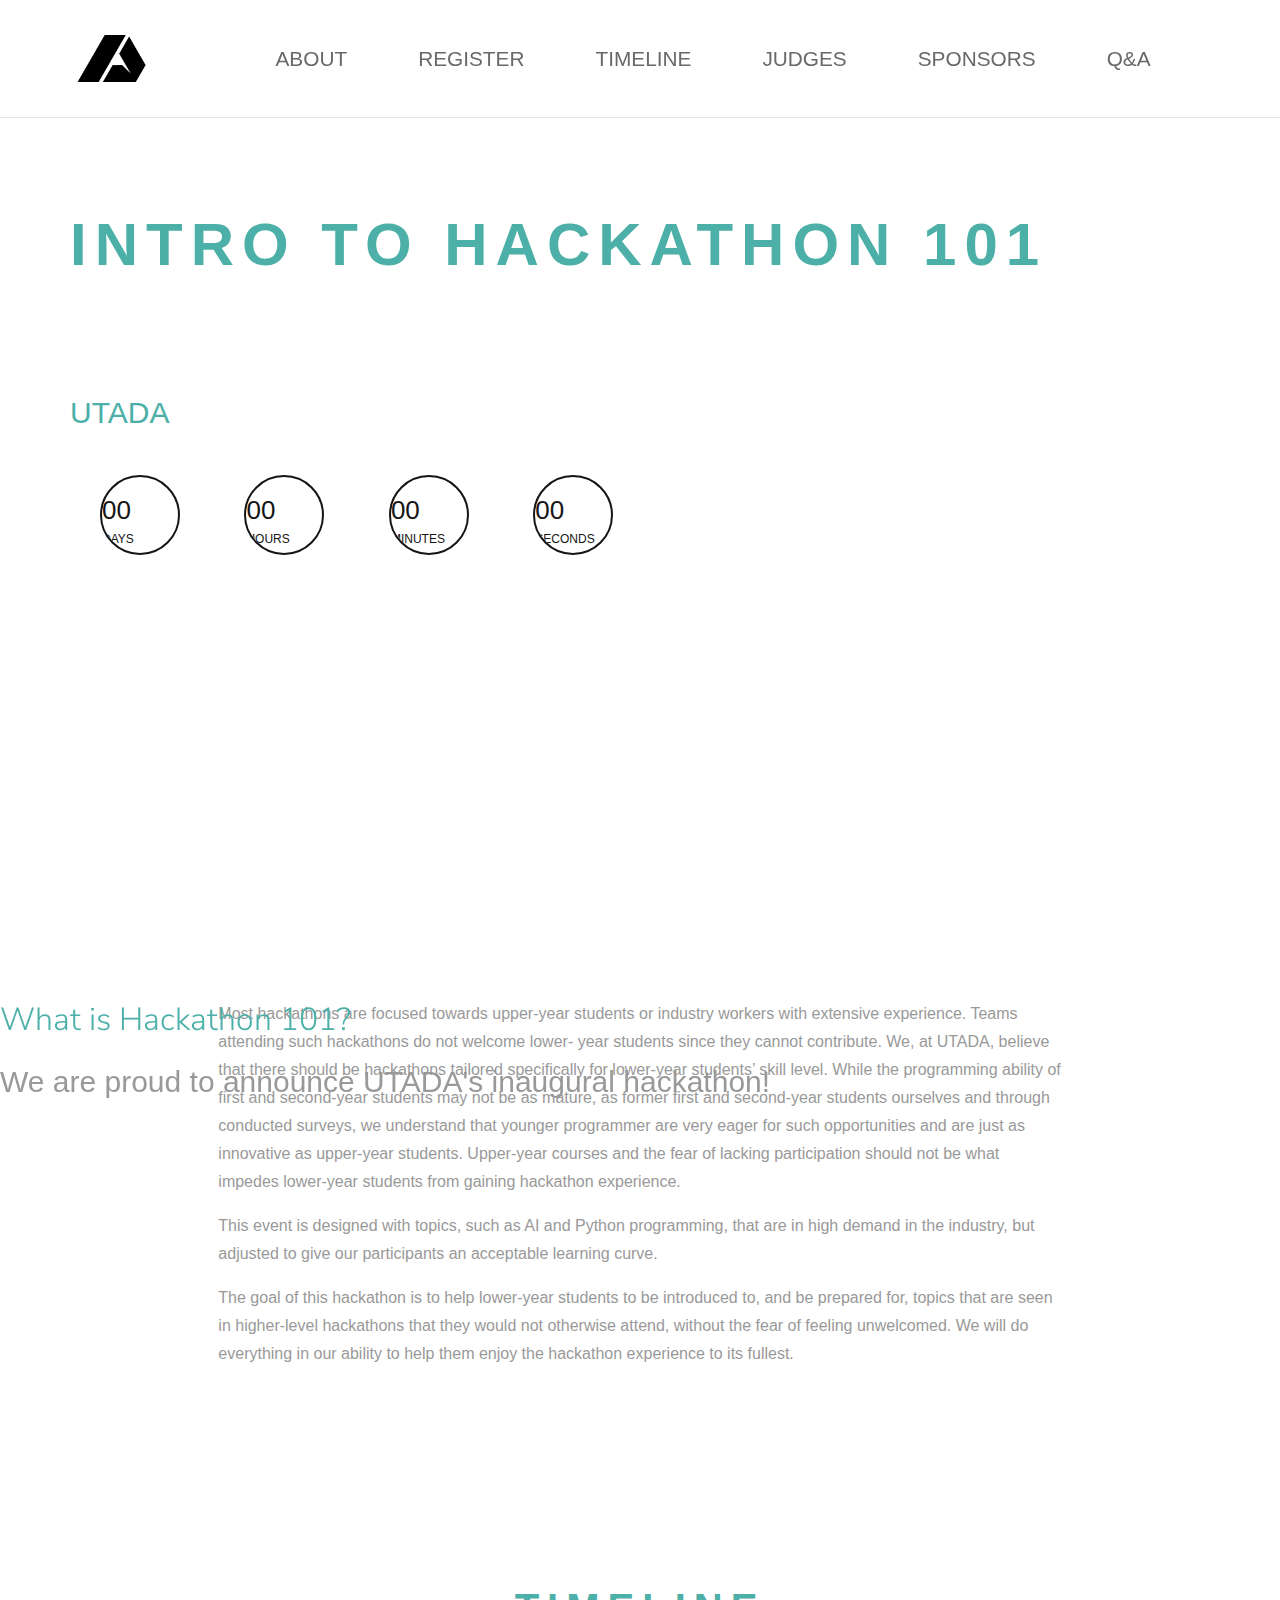
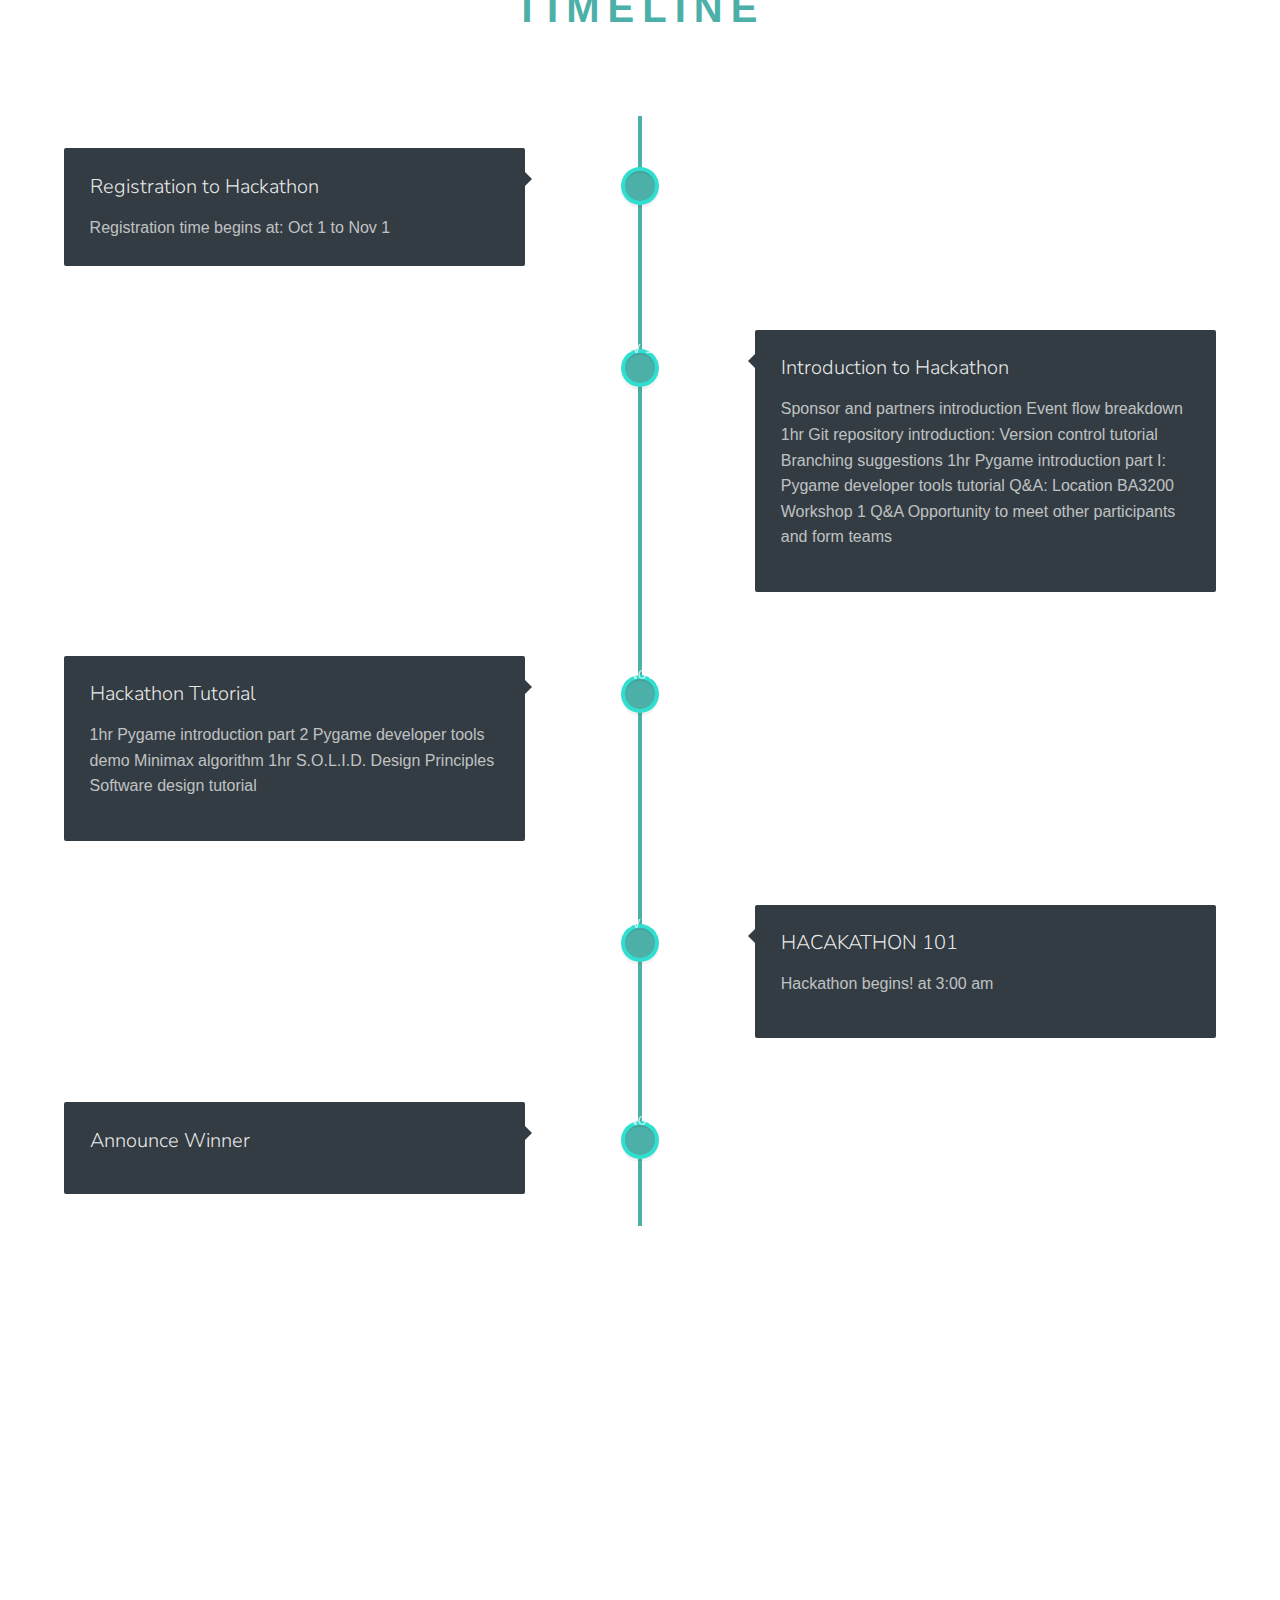
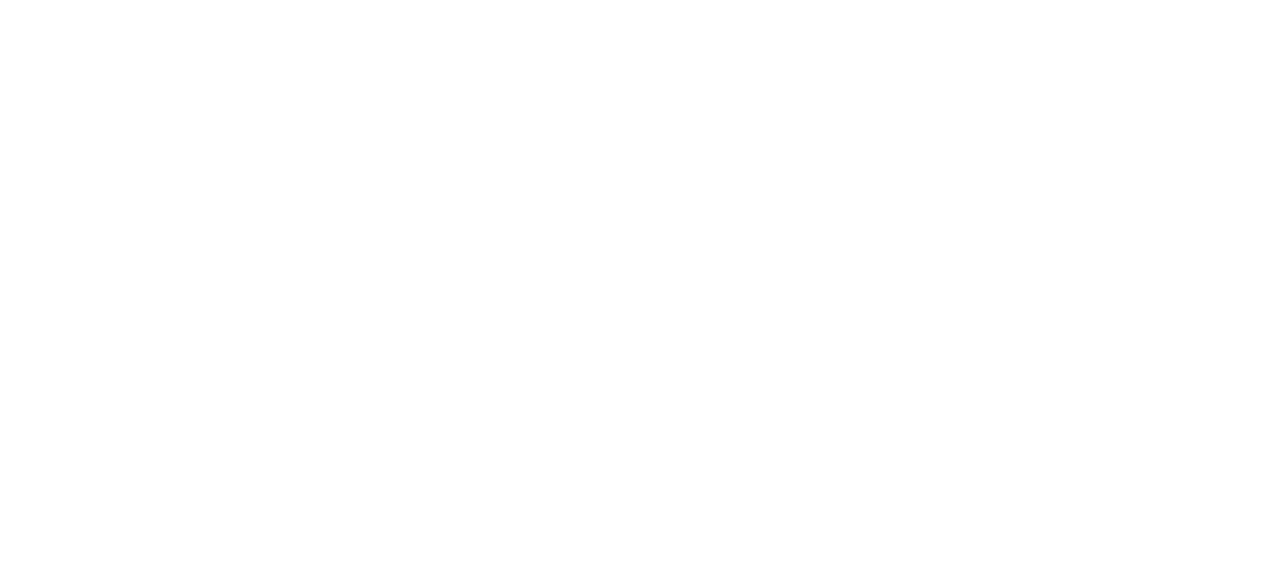
<file: previous_template/index.html>
<!DOCTYPE html>
<html>
<head>
	<meta charset="utf-8">
	<title>Intro to Hackathon 101</title>
	<link rel="icon" href="./icon.png" type="image/x-icon">
	<link rel="stylesheet" href="index.css">
	<link rel="stylesheet" href="timeline.css">
    <link rel="stylesheet" href="./assets/css/vendor.css" />
    <link rel="stylesheet" href="./assets/css/style.css" />
	<script src="index.js" type="text/javascript"></script>
</head>
<body>

    <!-- header -->
    <header class="header-sticky header-light">
      <div class="container">
        <nav class="navbar navbar-expand-lg navbar-light">
          <a class="navbar-brand" href="../../index.html">
            <img class="navbar-logo navbar-logo-light-a" src="ada_logo_hd.png" alt="Logo">
            <img class="navbar-logo-a navbar-logo-dark" src="ada_logo_hd.png" style="position:relative;top:-25px;" alt="Logo">
          </a>
          <button class="navbar-toggler" type="button" data-toggle="collapse" data-target="#navbarSupportedContent" aria-controls="navbarSupportedContent" aria-expanded="false" aria-label="Toggle navigation"><span class="burger"><span></span></span></button>

          <div class="collapse navbar-collapse" id="navbarSupportedContent">
            <ul class="navbar-nav align-items-center mr-auto">
              <li class="nav-item">
                <a class="nav-link-a" href="../../index.html" role="button">
                  About
                </a>
                  
              </li>
              <li class="nav-item">
                <a class="nav-link-a" href="../../index.html" role="button">
                  Register
                </a>
              </li>
                <li class="nav-item">
                <a class="nav-link-a" href="../../index.html" role="button">
                  Timeline
                </a>
              </li>
                <li class="nav-item">
                <a class="nav-link-a" href="../../index.html" role="button">
                  Judges
                </a>
              </li>
                <li class="nav-item">
                <a class="nav-link-a" href="../../index.html" role="button">
                  Sponsors
                </a>
              </li>
                <li class="nav-item">
                <a class="nav-link-a" href="../../index.html" role="button">
                  Q&A
                </a>
              </li>
             
                <div class="dropdown-menu" aria-labelledby="navbarDropdown-1">
                  <div class="row">
                    <div class="col">
                      <ul class="mega-list">
                        <li><a href="../../components/index.html" class="highlight">Getting Started</a></li>
                        <li><a href="../../components/accordions.html">Accordions</a></li>
                        <li><a href="../../components/backgrounds.html">Backgrounds</a></li>
                        <li><a href="../../components/blog.html">Blog</a></li>
                        <li><a href="../../components/boxes.html">Boxes</a></li>
                        <li><a href="../../components/buttons.html">Buttons</a></li>
                        <li><a href="../../components/cards.html">Cards</a></li>
                        <li><a href="../../components/carousels.html">Carousels</a></li>
                        <li><a href="../../components/cta.html">CTA</a></li>
                        <li><a href="../../components/features.html">Features</a></li>
                      </ul>
                    </div>
                    <div class="col">
                      <ul class="mega-list">
                        <li><a href="../../components/footers.html">Footers</a></li>
                        <li><a href="../../components/forms.html">Forms</a></li>
                        <li><a href="../../components/gallery.html">Gallery</a></li>
                        <li><a href="../../components/lightbox.html">Lightbox</a></li>
                        <li><a href="../../components/maps.html">Maps</a></li>
                        <li><a href="../../components/masonry.html">Masonry</a></li>
                        <li><a href="../../components/modals.html">Modals</a></li>
                        <li><a href="../../components/partners.html">Partners</a></li>
                        <li><a href="../../components/presentation.html">Presentations</a></li>
                        <li><a href="../../components/pricing.html">Pricing</a></li>
                      </ul>
                    </div>
                    <div class="col">
                      <ul class="mega-list">
                        <li><a href="../../components/progress.html">Progress</a></li>
                        <li><a href="../../components/sliders.html">Sliders</a></li>
                        <li><a href="../../components/steps.html">Steps</a></li>
                        <li><a href="../../components/tables.html">Tables</a></li>
                        <li><a href="../../components/tabs.html">Tabs</a></li>
                        <li><a href="../../components/testimonials.html">Testimonials</a></li>
                        <li><a href="../../components/typed.html">Typed</a></li>
                        <li><a href="../../components/typography.html">Typography</a></li>
                        <li><a href="../../components/users.html">Users</a></li>
                        <li><a href="../../components/utility.html">Utility</a></li>
                      </ul>
                    </div>
                  </div>
                </div>
              
            </ul>

            
          </div>
        </nav>
      </div>
    </header>

<section id="sec_main_page">
	<div class="container">
		<span class="text1"> Intro to Hackathon 101</span>
		<span class="text2"> UTADA</span>
		<div class="count">
			<div class="countd">
				<span id="days">00</span>
				DAYS
			</div>
			<div class="countd">
				<span id="hours">00</span>
				HOURS
			</div>
			<div class="countd">
				<span id="minutes">00</span>
				MINUTES
			</div>
			<div class="countd">
				<span id="seconds">00</span>
				SECONDS
			</div>
		</div>
	</div>
</section>

<section id="sec_about" class="about">
	<div class="about_header" style="visibility: visible; animation-name: fadeInUp;">
		<header class="text2">
		<h3>What is Hackathon 101?</h3>
		<p> We are proud to announce
		UTADA's inaugural hackathon!
		</p>
		</header>
	<div class="row justify-content-around">
	  <div class="col-lg-8 col-md-8 col-sm-12">
		<div class="about-content section-content">
		  <p>Most hackathons are focused towards upper-year students or industry workers
			  with extensive experience. Teams attending such hackathons do not welcome lower-
			  year students since they cannot contribute. We, at UTADA, believe that there should be
			  hackathons tailored specifically for lower-year students’ skill level. While the
			  programming ability of first and second-year students may not be as mature, as former
			  first and second-year students ourselves and through conducted surveys, we
			  understand that younger programmer are very eager for such opportunities and are just
			  as innovative as upper-year students. Upper-year courses and the fear of lacking
			  participation should not be what impedes lower-year students from gaining hackathon
			  experience. </p>
		  <p>This event is designed with topics, such as AI and Python programming, that are
			  in high demand in the industry, but adjusted to give our participants an acceptable
			  learning curve. </p>
		  <p>The goal of this hackathon is to help lower-year students to be introduced to, and
			  be prepared for, topics that are seen in higher-level hackathons that they would not
			  otherwise attend, without the fear of feeling unwelcomed. We will do everything in our
			  ability to help them enjoy the hackathon experience to its fullest.</p>
		</div>
	  </div>
	</div>
  </div>
</section>

<section id="sec_timeline">

<div class="title">
	<span class="timeline"> Timeline</span>


	</div>

	<section id="cd-timeline" class="cd-container">
		<div class="cd-timeline-block">
			<div class="cd-timeline-img cd-picture"></div>

			<div class="cd-timeline-content">
				<h2>Registration to Hackathon</h2>
				<p>
					Registration time begins at: Oct 1 to Nov 1
				</p>

			</div> <!-- cd-timeline-content -->
		</div> <!-- cd-timeline-block -->

		<div class="cd-timeline-block">
			<div class="cd-timeline-img cd-movie">
			</div> <!-- cd-timeline-img -->

			<div class="cd-timeline-content">
				<h2>Introduction to Hackathon</h2>
				<p>
					Sponsor and partners introduction
					Event flow breakdown
					1hr Git repository introduction:
					Version control tutorial
					Branching suggestions
					1hr Pygame introduction part I:
					Pygame developer tools tutorial
					Q&A:
					Location BA3200
					Workshop 1 Q&A
					Opportunity to meet other participants and form teams
				</p>
				<span class="cd-date">Nov 1</span>
			</div> <!-- cd-timeline-content -->
		</div> <!-- cd-timeline-block -->

		<div class="cd-timeline-block">
			<div class="cd-timeline-img cd-picture">
			</div> <!-- cd-timeline-img -->

			<div class="cd-timeline-content">
				<h2>Hackathon Tutorial</h2>
				<p>
					1hr Pygame introduction part 2
					Pygame developer tools demo
					Minimax algorithm
					1hr S.O.L.I.D. Design Principles
					Software design tutorial
				</p>
				<span class="cd-date">Nov 3</span>
			</div> <!-- cd-timeline-content -->
		</div> <!-- cd-timeline-block -->

		<div class="cd-timeline-block">
			<div class="cd-timeline-img cd-location">
			</div> <!-- cd-timeline-img -->

			<div class="cd-timeline-content">
				<h2>HACAKATHON 101</h2>
				<p>
					Hackathon begins! at 3:00 am
				</p>
				<span class="cd-date">Nov 4</span>
			</div> <!-- cd-timeline-content -->
		</div> <!-- cd-timeline-block -->

		<div class="cd-timeline-block">
			<div class="cd-timeline-img cd-movie">
			</div> <!-- cd-timeline-img -->

			<div class="cd-timeline-content">
				<h2>Announce Winner</h2>
				<p></p>
				<span class="cd-date">Nov 5</span>
			</div> <!-- cd-timeline-content -->
		</div> <!-- cd-timeline-block -->
	</section> <!-- cd-timeline -->

</section>

<section id="sec_judge">

</section>

<section id="sec_sponsors">

</section>

<section id="sec_qa">

</section>

<section id="sec_footer">

</section>


</body>
</html>
</file>
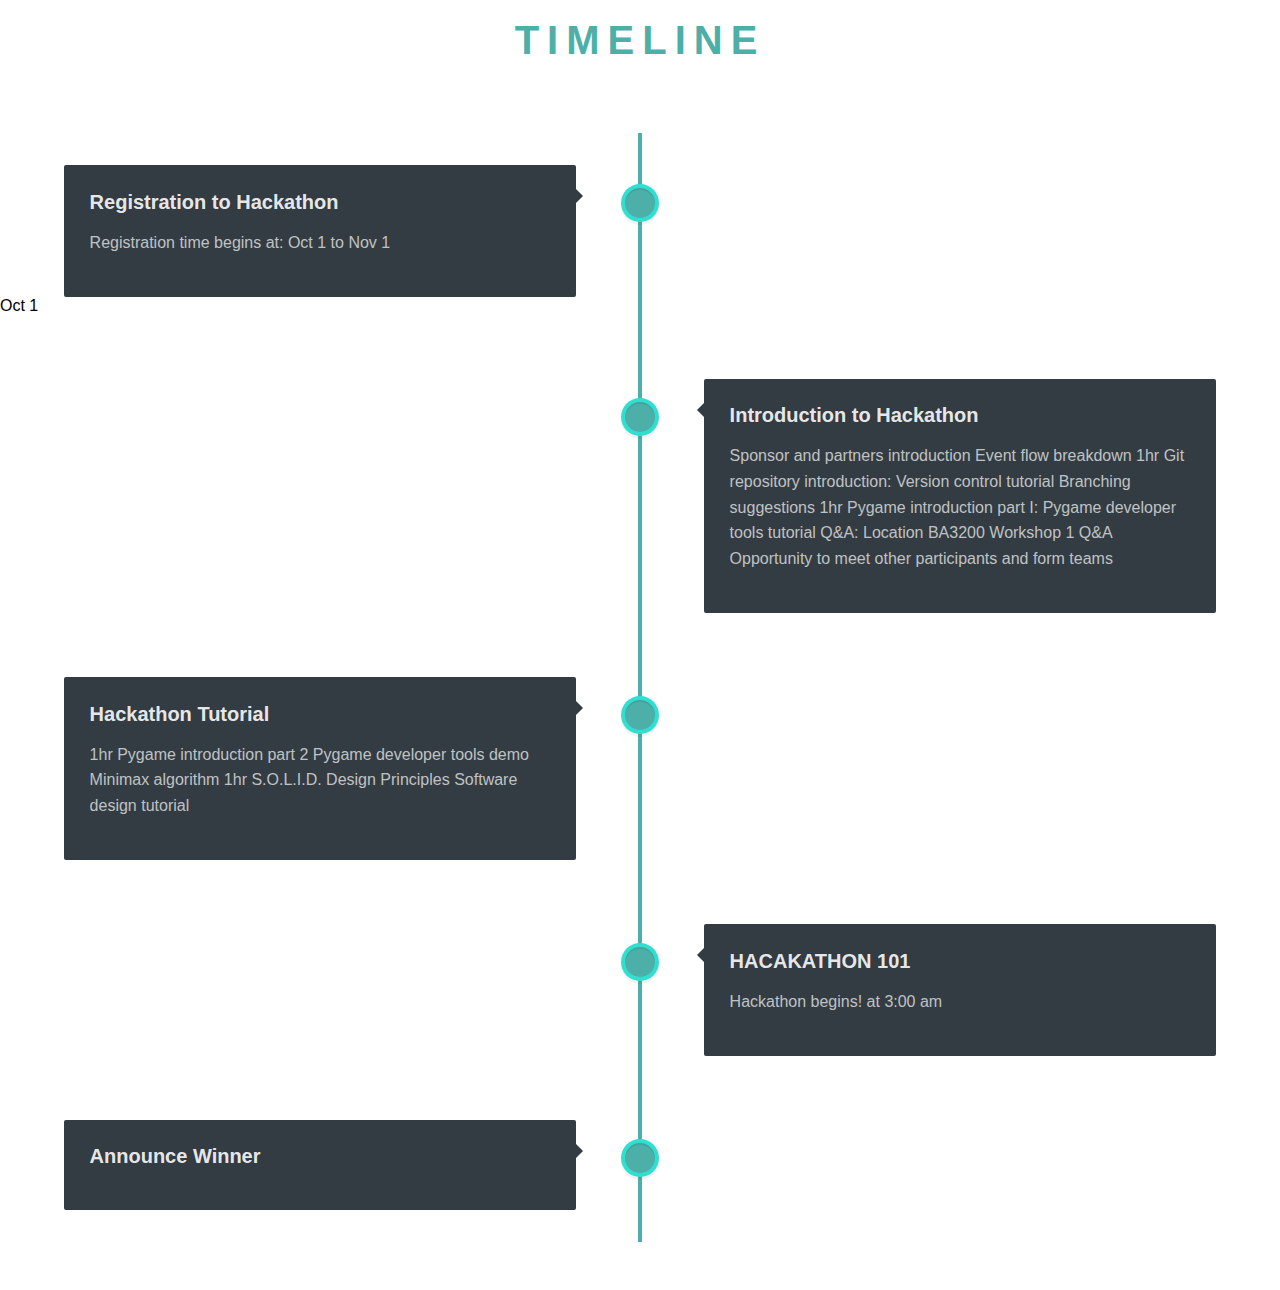
<file: previous_template/timeline.html>
<!DOCTYPE html>
<html>
<head>
	<meta charset="utf-8">
	<title>Timeline</title>
	<link rel="icon" href="./icon.png" type="image/x-icon">
	<link rel="stylesheet" href="timeline.css">
</head>
<body>
	
<div class="title">
	<span class="timeline"> Timeline</span>
	
	
</div>

<section id="cd-timeline" class="cd-container">
	<div class="cd-timeline-block">
		<div class="cd-timeline-img cd-picture"></div>

		<div class="cd-timeline-content">
			<h2>Registration to Hackathon</h2>
			<p>
				Registration time begins at: Oct 1 to Nov 1
			</p>

		</div> <!-- cd-timeline-content -->
		<span class="cd-date">Oct 1</span>
	</div> <!-- cd-timeline-block -->

	<div class="cd-timeline-block">
		<div class="cd-timeline-img cd-movie">
		</div> <!-- cd-timeline-img -->

		<div class="cd-timeline-content">
			<h2>Introduction to Hackathon</h2>
			<p>
				Sponsor and partners introduction
				Event flow breakdown
				1hr Git repository introduction: 
				Version control tutorial
				Branching suggestions
				1hr Pygame introduction part I:
				Pygame developer tools tutorial
				Q&A: 
				Location BA3200
				Workshop 1 Q&A
				Opportunity to meet other participants and form teams
			</p>
			<span class="cd-date">Nov 1</span>
		</div> <!-- cd-timeline-content -->
	</div> <!-- cd-timeline-block -->

	<div class="cd-timeline-block">
		<div class="cd-timeline-img cd-picture">
		</div> <!-- cd-timeline-img -->

		<div class="cd-timeline-content">
			<h2>Hackathon Tutorial</h2>
			<p>
				1hr Pygame introduction part 2
				Pygame developer tools demo
				Minimax algorithm
				1hr S.O.L.I.D. Design Principles
				Software design tutorial
			</p>
			<span class="cd-date">Nov 3</span>
		</div> <!-- cd-timeline-content -->
	</div> <!-- cd-timeline-block -->

	<div class="cd-timeline-block">
		<div class="cd-timeline-img cd-location">
		</div> <!-- cd-timeline-img -->

		<div class="cd-timeline-content">
			<h2>HACAKATHON 101</h2>
			<p>
				Hackathon begins! at 3:00 am
			</p>
			<span class="cd-date">Nov 4</span>
		</div> <!-- cd-timeline-content -->
	</div> <!-- cd-timeline-block -->

	<div class="cd-timeline-block">
		<div class="cd-timeline-img cd-movie">
		</div> <!-- cd-timeline-img -->

		<div class="cd-timeline-content">
			<h2>Announce Winner</h2>
			<p></p>
			<span class="cd-date">Nov 5</span>
		</div> <!-- cd-timeline-content -->
	</div> <!-- cd-timeline-block -->
</section> <!-- cd-timeline -->

</body>
</html>
</file>
<file: previous_template/index.css>
*{
	padding: 0;
	margin: 0;
	font-family: sans-serif;
}
body{
	background-color: transparent;
}


#ada_logo{
	display: inline-block;
	height: 100px;
	margin-left: 80px;
}

nav ul{
	float:right;
	margin:0 20px;
	padding:0;
	list-style: none;
}

nav li{
	display: inline-block;
	margin: 35px 30px;
}

nav li~after{
    content: "_";
    display: block;
    width: 0px;
    height: 2px;
    background: #741cf2;
    transition: 0.2s;
}

nav a{
	color:#444;
	text-decoration: none;
	text-transform: uppercase;
	font-size: 25px;
}

nav a:hover{
	color:#4cb0a8;
	border-bottom: solid 1px;
}


#sec_main_page{
	height: 100vh;
	width: 100%;
}

.container span{
	margin-top: 100px;
}

.container span{
	text-transform: uppercase;
	display: block;
}
.text1{
	color:white;
	font-size: 60px;
	font-weight: 700;
	letter-spacing: 8px;
	margin-bottom: 20px;
	color: #4cb0a8;
	background: white;
	position: relative;
	animation: text 3s,1;
}
.text2{
	font-size: 30px;
	color: #4cb0a8;
}
@keyframes text{
	0%{
		color: black;
		margin-bottom: -40px;
	}
	30%{
		letter-spacing: 25px;
		margin-bottom: -40px;
	}
	85%{
		letter-spacing: 8px;
		margin-bottom: -40px;
	}
}

.count{
	margin:40px 0;
}

.countd{
	display:inline-block;
	width: 80px;
	height: 80px;
	border:2px solid;
	margin:0 30px;
	font-size: 12px;
	border-radius: 50%;
	overflow: hidden;
}
.countd span{
	display: block;
	font-size: 26px;
	margin-top: 14px;
}

.two:hover ~ hr {
  margin-left: 17%;
}

.three:hover ~ hr {
  margin-left: 34%;
}

.four:hover ~ hr {
  margin-left: 51%;
}

.five:hover ~ hr {
  margin-left: 68%;
}

.six:hover ~ hr {
  margin-left: 95%;
}

hr {
  content: "";
  height: .25rem;
  width: 17%;
  margin: 0;
  background: #741cf2;
  border: none;
  transition: 0.2s ;
}

.nav-link-a {
  -webkit-transition: all 0.2s;
  -moz-transition: all 0.2s;
  transition: all 0.2s;
  -webkit-transition-delay: 0s;
  -moz-transition-delay: 0s;
  transition-delay: 0s;
  font-size: 1.3rem;
  color:dimgrey;
  margin-left: 25px;
  
 
}

.navbar-logo-a{
    width: auto;
    max-height: 250%;
    display: none; 
}
#sec_about{

}

#sec_timeline{

}


#sec_judge{

}

#sec_sponsors{

}

#sec_qa{

}

#sec_footer{

}
</file>
<file: previous_template/timeline.css>
*{
	padding: 0;
	margin: 0;
	font-family: sans-serif;
}
body{
	background-color: transparent;
}
.title{
	/* text-align: center; */
	position: relative;
	margin-top: 40px;
	text-align: center;
	top:10%;
	left: 50%;
	transform: translate(-50%, -50%);
	width: 100%;
}
.title span{
	text-transform: uppercase;
	display: block;
}
.timeline{
	color:white;
	font-size: 40px;
	font-weight: 700;
	letter-spacing: 8px;
	color: #4cb0a8;
	background: white;
	position: relative;
	animation: text 3s,1;
}

@keyframes text{
	0%{
		color: black;
		margin-bottom: -40px;
	}
	30%{
		letter-spacing: 25px;
		margin-bottom: -40px;
	}
	85%{
		letter-spacing: 8px;
		margin-bottom: -40px;
	}
}

#cd-timeline {
	position: relative;
	padding: 2em 0;
	margin-top: 20px;
	margin-bottom: 2em;
  }
  #cd-timeline::before {
	content: '';
	position: absolute;
	top: 0;
	left: 25px;
	height: 100%;
	width: 4px;
	background: #4cb0a8;
  }
  @media only screen and (min-width: 1170px) {
	#cd-timeline {
	  margin-top: 3em;
	  margin-bottom: 3em;
	}
	#cd-timeline::before {
	  left: 50%;
	  margin-left: -2px;
	}
  }
  
  .cd-timeline-block {
	position: relative;
	margin: 2em 0;
  }
  .cd-timeline-block:after {
	content: "";
	display: table;
	clear: both;
  }
  .cd-timeline-block:first-child {
	margin-top: 0;
  }
  .cd-timeline-block:last-child {
	margin-bottom: 0;
  }
  @media only screen and (min-width: 1170px) {
	.cd-timeline-block {
	  margin: 4em 0;
	}
	.cd-timeline-block:first-child {
	  margin-top: 0;
	}
	.cd-timeline-block:last-child {
	  margin-bottom: 0;
	}
  }
  
  .cd-timeline-img {
	position: absolute;
	top: 8px;
	left: 12px;
	width: 30px;
	height: 30px;
	border-radius: 50%;
	box-shadow: 0 0 0 4px #30dfd0, inset 0 2px 0 rgba(0, 0, 0, 0.08), 0 3px 0 4px rgba(0, 0, 0, 0.05);
  }
  .cd-timeline-img {
	background: #4cb0a8;
  }
  @media only screen and (min-width: 1170px) {
	.cd-timeline-img {
	  width: 30px;
	  height: 30px;
	  left: 50%;
	  margin-left: -15px;
	  margin-top: 15px;
	  /* Force Hardware Acceleration in WebKit */
	  -webkit-transform: translateZ(0);
	  -webkit-backface-visibility: hidden;
	}
  }
  
  .cd-timeline-content {
	position: relative;
	margin-left: 60px;
	margin-right: 30px;
	background: #333C42;
	border-radius: 2px;
	padding: 1em;
  }
.timeline-content-info {
	background: #2B343A;
	padding: 5px 10px;
	color: rgba(255,255,255,0.7);
	font-size: 12px;
	box-shadow:  inset 0 2px 0 rgba(0, 0, 0, 0.08);
	border-radius: 2px;
	/* i {
		margin-right: 5px;
	} */
}
.timeline-content-info-title, .timeline-content-info-date {  
	width: calc(50% - 2px);
	display: inline-block;
	}
	@media (max-width: 500px) {
	.timeline-content-info-title, .timeline-content-info-date {  
		display: block;
		width:100%;
	} 
}
	
  
  .cd-timeline-content:after {
	content: "";
	display: table;
	clear: both;
  }
  .cd-timeline-content h2 {
	color: rgba(255,255,255,.9);
	margin-top:0;
	margin-bottom: 5px;
  }
  .cd-timeline-content p, .cd-timeline-content .cd-date {
	color: rgba(255,255,255,.7);
	font-size: 13px;
	font-size: 0.8125rem;
  }
  .cd-timeline-content .cd-date {
	display: inline-block;
  }
  .cd-timeline-content p {
	margin: 1em 0;
	line-height: 1.6;
  }
  
  .cd-timeline-content::before {
	content: '';
	position: absolute;
	top: 16px;
	right: 100%;
	height: 0;
	width: 0;
	border: 7px solid transparent;
	border-right: 7px solid #333C42;
  }
  
  @media only screen and (min-width: 768px) {
	.cd-timeline-content h2 {
	  font-size: 20px;
	  font-size: 1.25rem;
	}
	.cd-timeline-content p {
	  font-size: 16px;
	  font-size: 1rem;
	}
	.cd-timeline-content .cd-read-more, .cd-timeline-content .cd-date {
	  font-size: 14px;
	  font-size: 0.875rem;
	}
  }
  @media only screen and (min-width: 1170px) {
	.cd-timeline-content {
	  color: white;
	  margin-left: 0;
	  padding: 1.6em;
	  width: 36%;
	  margin: 0 5%
	}
	.cd-timeline-content::before {
	  top: 24px;
	  left: 100%;
	  border-color: transparent;
	  border-left-color: #333C42;
	}
	.cd-timeline-content .cd-date {
	  position: absolute;
	  width: 100%;
	  left: 122%;
	  top: 6px;
	  font-size: 16px;
	  font-size: 1rem;
	}
	.cd-timeline-block:nth-child(even) .cd-timeline-content {
	  float: right;
	}
	.cd-timeline-block:nth-child(even) .cd-timeline-content::before {
	  top: 24px;
	  left: auto;
	  right: 100%;
	  border-color: transparent;
	  border-right-color: #333C42;
	}
	.cd-timeline-block:nth-child(even) .cd-timeline-content .cd-read-more {
	  float: right;
	}
	.cd-timeline-block:nth-child(even) .cd-timeline-content .cd-date {
	  left: auto;
	  right: 122%;
	  text-align: right;
	}
}
</file>
<file: previous_template/assets/css/vendor.css>
/**
 * Owl Carousel v2.3.4
 * Copyright 2013-2018 David Deutsch
 * Licensed under: SEE LICENSE IN https://github.com/OwlCarousel2/OwlCarousel2/blob/master/LICENSE
 */
/*
 *  Owl Carousel - Core
 */
.owl-carousel {
  display: none;
  width: 100%;
  -webkit-tap-highlight-color: transparent;
  /* position relative and z-index fix webkit rendering fonts issue */
  position: relative;
  z-index: 1; }
  .owl-carousel .owl-stage {
    position: relative;
    -ms-touch-action: pan-Y;
    touch-action: manipulation;
    -moz-backface-visibility: hidden;
    /* fix firefox animation glitch */ }
  .owl-carousel .owl-stage:after {
    content: ".";
    display: block;
    clear: both;
    visibility: hidden;
    line-height: 0;
    height: 0; }
  .owl-carousel .owl-stage-outer {
    position: relative;
    overflow: hidden;
    /* fix for flashing background */
    -webkit-transform: translate3d(0px, 0px, 0px); }
  .owl-carousel .owl-wrapper,
  .owl-carousel .owl-item {
    -webkit-backface-visibility: hidden;
    -moz-backface-visibility: hidden;
    -ms-backface-visibility: hidden;
    -webkit-transform: translate3d(0, 0, 0);
    -moz-transform: translate3d(0, 0, 0);
    -ms-transform: translate3d(0, 0, 0); }
  .owl-carousel .owl-item {
    position: relative;
    min-height: 1px;
    float: left;
    -webkit-backface-visibility: hidden;
    -webkit-tap-highlight-color: transparent;
    -webkit-touch-callout: none; }
  .owl-carousel .owl-item img {
    display: block;
    width: 100%; }
  .owl-carousel .owl-nav.disabled,
  .owl-carousel .owl-dots.disabled {
    display: none; }
  .owl-carousel .owl-nav .owl-prev,
  .owl-carousel .owl-nav .owl-next,
  .owl-carousel .owl-dot {
    cursor: pointer;
    -webkit-user-select: none;
    -khtml-user-select: none;
    -moz-user-select: none;
    -ms-user-select: none;
    user-select: none; }
  .owl-carousel .owl-nav button.owl-prev,
  .owl-carousel .owl-nav button.owl-next,
  .owl-carousel button.owl-dot {
    background: none;
    color: inherit;
    border: none;
    padding: 0 !important;
    font: inherit; }
  .owl-carousel.owl-loaded {
    display: block; }
  .owl-carousel.owl-loading {
    opacity: 0;
    display: block; }
  .owl-carousel.owl-hidden {
    opacity: 0; }
  .owl-carousel.owl-refresh .owl-item {
    visibility: hidden; }
  .owl-carousel.owl-drag .owl-item {
    -ms-touch-action: pan-y;
        touch-action: pan-y;
    -webkit-user-select: none;
    -moz-user-select: none;
    -ms-user-select: none;
    user-select: none; }
  .owl-carousel.owl-grab {
    cursor: move;
    cursor: grab; }
  .owl-carousel.owl-rtl {
    direction: rtl; }
  .owl-carousel.owl-rtl .owl-item {
    float: right; }

/* No Js */
.no-js .owl-carousel {
  display: block; }

/*
 *  Owl Carousel - Animate Plugin
 */
.owl-carousel .animated {
  animation-duration: 1000ms;
  animation-fill-mode: both; }

.owl-carousel .owl-animated-in {
  z-index: 0; }

.owl-carousel .owl-animated-out {
  z-index: 1; }

.owl-carousel .fadeOut {
  animation-name: fadeOut; }

@keyframes fadeOut {
  0% {
    opacity: 1; }
  100% {
    opacity: 0; } }

/*
 * 	Owl Carousel - Auto Height Plugin
 */
.owl-height {
  transition: height 500ms ease-in-out; }

/*
 * 	Owl Carousel - Lazy Load Plugin
 */
.owl-carousel .owl-item {
  /**
			This is introduced due to a bug in IE11 where lazy loading combined with autoheight plugin causes a wrong
			calculation of the height of the owl-item that breaks page layouts
		 */ }
  .owl-carousel .owl-item .owl-lazy {
    opacity: 0;
    transition: opacity 400ms ease; }
  .owl-carousel .owl-item .owl-lazy[src^=""], .owl-carousel .owl-item .owl-lazy:not([src]) {
    max-height: 0; }
  .owl-carousel .owl-item img.owl-lazy {
    transform-style: preserve-3d; }

/*
 * 	Owl Carousel - Video Plugin
 */
.owl-carousel .owl-video-wrapper {
  position: relative;
  height: 100%;
  background: #000; }

.owl-carousel .owl-video-play-icon {
  position: absolute;
  height: 80px;
  width: 80px;
  left: 50%;
  top: 50%;
  margin-left: -40px;
  margin-top: -40px;
  background: url("owl.video.play.png") no-repeat;
  cursor: pointer;
  z-index: 1;
  -webkit-backface-visibility: hidden;
  transition: transform 100ms ease; }

.owl-carousel .owl-video-play-icon:hover {
  -ms-transform: scale(1.3, 1.3);
      transform: scale(1.3, 1.3); }

.owl-carousel .owl-video-playing .owl-video-tn,
.owl-carousel .owl-video-playing .owl-video-play-icon {
  display: none; }

.owl-carousel .owl-video-tn {
  opacity: 0;
  height: 100%;
  background-position: center center;
  background-repeat: no-repeat;
  background-size: contain;
  transition: opacity 400ms ease; }

.owl-carousel .owl-video-frame {
  position: relative;
  z-index: 1;
  height: 100%;
  width: 100%; }

/* Magnific Popup CSS */
.mfp-bg {
  top: 0;
  left: 0;
  width: 100%;
  height: 100%;
  z-index: 1042;
  overflow: hidden;
  position: fixed;
  background: #0b0b0b;
  opacity: 0.8; }

.mfp-wrap {
  top: 0;
  left: 0;
  width: 100%;
  height: 100%;
  z-index: 1043;
  position: fixed;
  outline: none !important;
  -webkit-backface-visibility: hidden; }

.mfp-container {
  text-align: center;
  position: absolute;
  width: 100%;
  height: 100%;
  left: 0;
  top: 0;
  padding: 0 8px;
  box-sizing: border-box; }

.mfp-container:before {
  content: '';
  display: inline-block;
  height: 100%;
  vertical-align: middle; }

.mfp-align-top .mfp-container:before {
  display: none; }

.mfp-content {
  position: relative;
  display: inline-block;
  vertical-align: middle;
  margin: 0 auto;
  text-align: left;
  z-index: 1045; }

.mfp-inline-holder .mfp-content,
.mfp-ajax-holder .mfp-content {
  width: 100%;
  cursor: auto; }

.mfp-ajax-cur {
  cursor: progress; }

.mfp-zoom-out-cur, .mfp-zoom-out-cur .mfp-image-holder .mfp-close {
  cursor: -moz-zoom-out;
  cursor: -webkit-zoom-out;
  cursor: zoom-out; }

.mfp-zoom {
  cursor: pointer;
  cursor: -webkit-zoom-in;
  cursor: -moz-zoom-in;
  cursor: zoom-in; }

.mfp-auto-cursor .mfp-content {
  cursor: auto; }

.mfp-close,
.mfp-arrow,
.mfp-preloader,
.mfp-counter {
  -webkit-user-select: none;
  -moz-user-select: none;
  user-select: none; }

.mfp-loading.mfp-figure {
  display: none; }

.mfp-hide {
  display: none !important; }

.mfp-preloader {
  color: #CCC;
  position: absolute;
  top: 50%;
  width: auto;
  text-align: center;
  margin-top: -0.8em;
  left: 8px;
  right: 8px;
  z-index: 1044; }
  .mfp-preloader a {
    color: #CCC; }
    .mfp-preloader a:hover {
      color: #FFF; }

.mfp-s-ready .mfp-preloader {
  display: none; }

.mfp-s-error .mfp-content {
  display: none; }

button.mfp-close,
button.mfp-arrow {
  overflow: visible;
  cursor: pointer;
  background: transparent;
  border: 0;
  -webkit-appearance: none;
  display: block;
  outline: none;
  padding: 0;
  z-index: 1046;
  box-shadow: none;
  touch-action: manipulation; }

button::-moz-focus-inner {
  padding: 0;
  border: 0; }

.mfp-close {
  width: 44px;
  height: 44px;
  line-height: 44px;
  position: absolute;
  right: 0;
  top: 0;
  text-decoration: none;
  text-align: center;
  opacity: 0.65;
  padding: 0 0 18px 10px;
  color: #FFF;
  font-style: normal;
  font-size: 28px;
  font-family: Arial, Baskerville, monospace; }
  .mfp-close:hover,
  .mfp-close:focus {
    opacity: 1; }
  .mfp-close:active {
    top: 1px; }

.mfp-close-btn-in .mfp-close {
  color: #333; }

.mfp-image-holder .mfp-close,
.mfp-iframe-holder .mfp-close {
  color: #FFF;
  right: -6px;
  text-align: right;
  padding-right: 6px;
  width: 100%; }

.mfp-counter {
  position: absolute;
  top: 0;
  right: 0;
  color: #CCC;
  font-size: 12px;
  line-height: 18px;
  white-space: nowrap; }

.mfp-arrow {
  position: absolute;
  opacity: 0.65;
  margin: 0;
  top: 50%;
  margin-top: -55px;
  padding: 0;
  width: 90px;
  height: 110px;
  -webkit-tap-highlight-color: transparent; }
  .mfp-arrow:active {
    margin-top: -54px; }
  .mfp-arrow:hover,
  .mfp-arrow:focus {
    opacity: 1; }
  .mfp-arrow:before,
  .mfp-arrow:after {
    content: '';
    display: block;
    width: 0;
    height: 0;
    position: absolute;
    left: 0;
    top: 0;
    margin-top: 35px;
    margin-left: 35px;
    border: medium inset transparent; }
  .mfp-arrow:after {
    border-top-width: 13px;
    border-bottom-width: 13px;
    top: 8px; }
  .mfp-arrow:before {
    border-top-width: 21px;
    border-bottom-width: 21px;
    opacity: 0.7; }

.mfp-arrow-left {
  left: 0; }
  .mfp-arrow-left:after {
    border-right: 17px solid #FFF;
    margin-left: 31px; }
  .mfp-arrow-left:before {
    margin-left: 25px;
    border-right: 27px solid #3F3F3F; }

.mfp-arrow-right {
  right: 0; }
  .mfp-arrow-right:after {
    border-left: 17px solid #FFF;
    margin-left: 39px; }
  .mfp-arrow-right:before {
    border-left: 27px solid #3F3F3F; }

.mfp-iframe-holder {
  padding-top: 40px;
  padding-bottom: 40px; }
  .mfp-iframe-holder .mfp-content {
    line-height: 0;
    width: 100%;
    max-width: 900px; }
  .mfp-iframe-holder .mfp-close {
    top: -40px; }

.mfp-iframe-scaler {
  width: 100%;
  height: 0;
  overflow: hidden;
  padding-top: 56.25%; }
  .mfp-iframe-scaler iframe {
    position: absolute;
    display: block;
    top: 0;
    left: 0;
    width: 100%;
    height: 100%;
    box-shadow: 0 0 8px rgba(0, 0, 0, 0.6);
    background: #000; }

/* Main image in popup */
img.mfp-img {
  width: auto;
  max-width: 100%;
  height: auto;
  display: block;
  line-height: 0;
  box-sizing: border-box;
  padding: 40px 0 40px;
  margin: 0 auto; }

/* The shadow behind the image */
.mfp-figure {
  line-height: 0; }
  .mfp-figure:after {
    content: '';
    position: absolute;
    left: 0;
    top: 40px;
    bottom: 40px;
    display: block;
    right: 0;
    width: auto;
    height: auto;
    z-index: -1;
    box-shadow: 0 0 8px rgba(0, 0, 0, 0.6);
    background: #444; }
  .mfp-figure small {
    color: #BDBDBD;
    display: block;
    font-size: 12px;
    line-height: 14px; }
  .mfp-figure figure {
    margin: 0; }

.mfp-bottom-bar {
  margin-top: -36px;
  position: absolute;
  top: 100%;
  left: 0;
  width: 100%;
  cursor: auto; }

.mfp-title {
  text-align: left;
  line-height: 18px;
  color: #F3F3F3;
  word-wrap: break-word;
  padding-right: 36px; }

.mfp-image-holder .mfp-content {
  max-width: 100%; }

.mfp-gallery .mfp-image-holder .mfp-figure {
  cursor: pointer; }

@media screen and (max-width: 800px) and (orientation: landscape), screen and (max-height: 300px) {
  /**
       * Remove all paddings around the image on small screen
       */
  .mfp-img-mobile .mfp-image-holder {
    padding-left: 0;
    padding-right: 0; }
  .mfp-img-mobile img.mfp-img {
    padding: 0; }
  .mfp-img-mobile .mfp-figure:after {
    top: 0;
    bottom: 0; }
  .mfp-img-mobile .mfp-figure small {
    display: inline;
    margin-left: 5px; }
  .mfp-img-mobile .mfp-bottom-bar {
    background: rgba(0, 0, 0, 0.6);
    bottom: 0;
    margin: 0;
    top: auto;
    padding: 3px 5px;
    position: fixed;
    box-sizing: border-box; }
    .mfp-img-mobile .mfp-bottom-bar:empty {
      padding: 0; }
  .mfp-img-mobile .mfp-counter {
    right: 5px;
    top: 3px; }
  .mfp-img-mobile .mfp-close {
    top: 0;
    right: 0;
    width: 35px;
    height: 35px;
    line-height: 35px;
    background: rgba(0, 0, 0, 0.6);
    position: fixed;
    text-align: center;
    padding: 0; } }

@media all and (max-width: 900px) {
  .mfp-arrow {
    -webkit-transform: scale(0.75);
    transform: scale(0.75); }
  .mfp-arrow-left {
    -webkit-transform-origin: 0;
    transform-origin: 0; }
  .mfp-arrow-right {
    -webkit-transform-origin: 100%;
    transform-origin: 100%; }
  .mfp-container {
    padding-left: 6px;
    padding-right: 6px; } }

/**
 * Swiper 4.3.5
 * Most modern mobile touch slider and framework with hardware accelerated transitions
 * http://www.idangero.us/swiper/
 *
 * Copyright 2014-2018 Vladimir Kharlampidi
 *
 * Released under the MIT License
 *
 * Released on: July 31, 2018
 */
.swiper-container {
  margin: 0 auto;
  position: relative;
  overflow: hidden;
  list-style: none;
  padding: 0;
  /* Fix of Webkit flickering */
  z-index: 1;
}
.swiper-container-no-flexbox .swiper-slide {
  float: left;
}
.swiper-container-vertical > .swiper-wrapper {
  -webkit-box-orient: vertical;
  -webkit-box-direction: normal;
  -webkit-flex-direction: column;
  -ms-flex-direction: column;
  flex-direction: column;
}
.swiper-wrapper {
  position: relative;
  width: 100%;
  height: 100%;
  z-index: 1;
  display: -webkit-box;
  display: -webkit-flex;
  display: -ms-flexbox;
  display: flex;
  -webkit-transition-property: -webkit-transform;
  transition-property: -webkit-transform;
  -o-transition-property: transform;
  transition-property: transform;
  transition-property: transform, -webkit-transform;
  -webkit-box-sizing: content-box;
  box-sizing: content-box;
}
.swiper-container-android .swiper-slide,
.swiper-wrapper {
  -webkit-transform: translate3d(0px, 0, 0);
  transform: translate3d(0px, 0, 0);
}
.swiper-container-multirow > .swiper-wrapper {
  -webkit-flex-wrap: wrap;
  -ms-flex-wrap: wrap;
  flex-wrap: wrap;
}
.swiper-container-free-mode > .swiper-wrapper {
  -webkit-transition-timing-function: ease-out;
  -o-transition-timing-function: ease-out;
  transition-timing-function: ease-out;
  margin: 0 auto;
}
.swiper-slide {
  -webkit-flex-shrink: 0;
  -ms-flex-negative: 0;
  flex-shrink: 0;
  width: 100%;
  height: 100%;
  position: relative;
  -webkit-transition-property: -webkit-transform;
  transition-property: -webkit-transform;
  -o-transition-property: transform;
  transition-property: transform;
  transition-property: transform, -webkit-transform;
}
.swiper-invisible-blank-slide {
  visibility: hidden;
}
/* Auto Height */
.swiper-container-autoheight,
.swiper-container-autoheight .swiper-slide {
  height: auto;
}
.swiper-container-autoheight .swiper-wrapper {
  -webkit-box-align: start;
  -webkit-align-items: flex-start;
  -ms-flex-align: start;
  align-items: flex-start;
  -webkit-transition-property: height, -webkit-transform;
  transition-property: height, -webkit-transform;
  -o-transition-property: transform, height;
  transition-property: transform, height;
  transition-property: transform, height, -webkit-transform;
}
/* 3D Effects */
.swiper-container-3d {
  -webkit-perspective: 1200px;
  perspective: 1200px;
}
.swiper-container-3d .swiper-wrapper,
.swiper-container-3d .swiper-slide,
.swiper-container-3d .swiper-slide-shadow-left,
.swiper-container-3d .swiper-slide-shadow-right,
.swiper-container-3d .swiper-slide-shadow-top,
.swiper-container-3d .swiper-slide-shadow-bottom,
.swiper-container-3d .swiper-cube-shadow {
  -webkit-transform-style: preserve-3d;
  transform-style: preserve-3d;
}
.swiper-container-3d .swiper-slide-shadow-left,
.swiper-container-3d .swiper-slide-shadow-right,
.swiper-container-3d .swiper-slide-shadow-top,
.swiper-container-3d .swiper-slide-shadow-bottom {
  position: absolute;
  left: 0;
  top: 0;
  width: 100%;
  height: 100%;
  pointer-events: none;
  z-index: 10;
}
.swiper-container-3d .swiper-slide-shadow-left {
  background-image: -webkit-gradient(linear, right top, left top, from(rgba(0, 0, 0, 0.5)), to(rgba(0, 0, 0, 0)));
  background-image: -webkit-linear-gradient(right, rgba(0, 0, 0, 0.5), rgba(0, 0, 0, 0));
  background-image: -o-linear-gradient(right, rgba(0, 0, 0, 0.5), rgba(0, 0, 0, 0));
  background-image: linear-gradient(to left, rgba(0, 0, 0, 0.5), rgba(0, 0, 0, 0));
}
.swiper-container-3d .swiper-slide-shadow-right {
  background-image: -webkit-gradient(linear, left top, right top, from(rgba(0, 0, 0, 0.5)), to(rgba(0, 0, 0, 0)));
  background-image: -webkit-linear-gradient(left, rgba(0, 0, 0, 0.5), rgba(0, 0, 0, 0));
  background-image: -o-linear-gradient(left, rgba(0, 0, 0, 0.5), rgba(0, 0, 0, 0));
  background-image: linear-gradient(to right, rgba(0, 0, 0, 0.5), rgba(0, 0, 0, 0));
}
.swiper-container-3d .swiper-slide-shadow-top {
  background-image: -webkit-gradient(linear, left bottom, left top, from(rgba(0, 0, 0, 0.5)), to(rgba(0, 0, 0, 0)));
  background-image: -webkit-linear-gradient(bottom, rgba(0, 0, 0, 0.5), rgba(0, 0, 0, 0));
  background-image: -o-linear-gradient(bottom, rgba(0, 0, 0, 0.5), rgba(0, 0, 0, 0));
  background-image: linear-gradient(to top, rgba(0, 0, 0, 0.5), rgba(0, 0, 0, 0));
}
.swiper-container-3d .swiper-slide-shadow-bottom {
  background-image: -webkit-gradient(linear, left top, left bottom, from(rgba(0, 0, 0, 0.5)), to(rgba(0, 0, 0, 0)));
  background-image: -webkit-linear-gradient(top, rgba(0, 0, 0, 0.5), rgba(0, 0, 0, 0));
  background-image: -o-linear-gradient(top, rgba(0, 0, 0, 0.5), rgba(0, 0, 0, 0));
  background-image: linear-gradient(to bottom, rgba(0, 0, 0, 0.5), rgba(0, 0, 0, 0));
}
/* IE10 Windows Phone 8 Fixes */
.swiper-container-wp8-horizontal,
.swiper-container-wp8-horizontal > .swiper-wrapper {
  -ms-touch-action: pan-y;
  touch-action: pan-y;
}
.swiper-container-wp8-vertical,
.swiper-container-wp8-vertical > .swiper-wrapper {
  -ms-touch-action: pan-x;
  touch-action: pan-x;
}
.swiper-button-prev,
.swiper-button-next {
  position: absolute;
  top: 50%;
  width: 27px;
  height: 44px;
  margin-top: -22px;
  z-index: 10;
  cursor: pointer;
  background-size: 27px 44px;
  background-position: center;
  background-repeat: no-repeat;
}
.swiper-button-prev.swiper-button-disabled,
.swiper-button-next.swiper-button-disabled {
  opacity: 0.35;
  cursor: auto;
  pointer-events: none;
}
.swiper-button-prev,
.swiper-container-rtl .swiper-button-next {
  background-image: url("data:image/svg+xml;charset=utf-8,%3Csvg%20xmlns%3D'http%3A%2F%2Fwww.w3.org%2F2000%2Fsvg'%20viewBox%3D'0%200%2027%2044'%3E%3Cpath%20d%3D'M0%2C22L22%2C0l2.1%2C2.1L4.2%2C22l19.9%2C19.9L22%2C44L0%2C22L0%2C22L0%2C22z'%20fill%3D'%23007aff'%2F%3E%3C%2Fsvg%3E");
  left: 10px;
  right: auto;
}
.swiper-button-next,
.swiper-container-rtl .swiper-button-prev {
  background-image: url("data:image/svg+xml;charset=utf-8,%3Csvg%20xmlns%3D'http%3A%2F%2Fwww.w3.org%2F2000%2Fsvg'%20viewBox%3D'0%200%2027%2044'%3E%3Cpath%20d%3D'M27%2C22L27%2C22L5%2C44l-2.1-2.1L22.8%2C22L2.9%2C2.1L5%2C0L27%2C22L27%2C22z'%20fill%3D'%23007aff'%2F%3E%3C%2Fsvg%3E");
  right: 10px;
  left: auto;
}
.swiper-button-prev.swiper-button-white,
.swiper-container-rtl .swiper-button-next.swiper-button-white {
  background-image: url("data:image/svg+xml;charset=utf-8,%3Csvg%20xmlns%3D'http%3A%2F%2Fwww.w3.org%2F2000%2Fsvg'%20viewBox%3D'0%200%2027%2044'%3E%3Cpath%20d%3D'M0%2C22L22%2C0l2.1%2C2.1L4.2%2C22l19.9%2C19.9L22%2C44L0%2C22L0%2C22L0%2C22z'%20fill%3D'%23ffffff'%2F%3E%3C%2Fsvg%3E");
}
.swiper-button-next.swiper-button-white,
.swiper-container-rtl .swiper-button-prev.swiper-button-white {
  background-image: url("data:image/svg+xml;charset=utf-8,%3Csvg%20xmlns%3D'http%3A%2F%2Fwww.w3.org%2F2000%2Fsvg'%20viewBox%3D'0%200%2027%2044'%3E%3Cpath%20d%3D'M27%2C22L27%2C22L5%2C44l-2.1-2.1L22.8%2C22L2.9%2C2.1L5%2C0L27%2C22L27%2C22z'%20fill%3D'%23ffffff'%2F%3E%3C%2Fsvg%3E");
}
.swiper-button-prev.swiper-button-black,
.swiper-container-rtl .swiper-button-next.swiper-button-black {
  background-image: url("data:image/svg+xml;charset=utf-8,%3Csvg%20xmlns%3D'http%3A%2F%2Fwww.w3.org%2F2000%2Fsvg'%20viewBox%3D'0%200%2027%2044'%3E%3Cpath%20d%3D'M0%2C22L22%2C0l2.1%2C2.1L4.2%2C22l19.9%2C19.9L22%2C44L0%2C22L0%2C22L0%2C22z'%20fill%3D'%23000000'%2F%3E%3C%2Fsvg%3E");
}
.swiper-button-next.swiper-button-black,
.swiper-container-rtl .swiper-button-prev.swiper-button-black {
  background-image: url("data:image/svg+xml;charset=utf-8,%3Csvg%20xmlns%3D'http%3A%2F%2Fwww.w3.org%2F2000%2Fsvg'%20viewBox%3D'0%200%2027%2044'%3E%3Cpath%20d%3D'M27%2C22L27%2C22L5%2C44l-2.1-2.1L22.8%2C22L2.9%2C2.1L5%2C0L27%2C22L27%2C22z'%20fill%3D'%23000000'%2F%3E%3C%2Fsvg%3E");
}
.swiper-button-lock {
  display: none;
}
.swiper-pagination {
  position: absolute;
  text-align: center;
  -webkit-transition: 300ms opacity;
  -o-transition: 300ms opacity;
  transition: 300ms opacity;
  -webkit-transform: translate3d(0, 0, 0);
  transform: translate3d(0, 0, 0);
  z-index: 10;
}
.swiper-pagination.swiper-pagination-hidden {
  opacity: 0;
}
/* Common Styles */
.swiper-pagination-fraction,
.swiper-pagination-custom,
.swiper-container-horizontal > .swiper-pagination-bullets {
  bottom: 10px;
  left: 0;
  width: 100%;
}
/* Bullets */
.swiper-pagination-bullets-dynamic {
  overflow: hidden;
  font-size: 0;
}
.swiper-pagination-bullets-dynamic .swiper-pagination-bullet {
  -webkit-transform: scale(0.33);
  -ms-transform: scale(0.33);
  transform: scale(0.33);
  position: relative;
}
.swiper-pagination-bullets-dynamic .swiper-pagination-bullet-active {
  -webkit-transform: scale(1);
  -ms-transform: scale(1);
  transform: scale(1);
}
.swiper-pagination-bullets-dynamic .swiper-pagination-bullet-active-main {
  -webkit-transform: scale(1);
  -ms-transform: scale(1);
  transform: scale(1);
}
.swiper-pagination-bullets-dynamic .swiper-pagination-bullet-active-prev {
  -webkit-transform: scale(0.66);
  -ms-transform: scale(0.66);
  transform: scale(0.66);
}
.swiper-pagination-bullets-dynamic .swiper-pagination-bullet-active-prev-prev {
  -webkit-transform: scale(0.33);
  -ms-transform: scale(0.33);
  transform: scale(0.33);
}
.swiper-pagination-bullets-dynamic .swiper-pagination-bullet-active-next {
  -webkit-transform: scale(0.66);
  -ms-transform: scale(0.66);
  transform: scale(0.66);
}
.swiper-pagination-bullets-dynamic .swiper-pagination-bullet-active-next-next {
  -webkit-transform: scale(0.33);
  -ms-transform: scale(0.33);
  transform: scale(0.33);
}
.swiper-pagination-bullet {
  width: 8px;
  height: 8px;
  display: inline-block;
  border-radius: 100%;
  background: #000;
  opacity: 0.2;
}
button.swiper-pagination-bullet {
  border: none;
  margin: 0;
  padding: 0;
  -webkit-box-shadow: none;
  box-shadow: none;
  -webkit-appearance: none;
  -moz-appearance: none;
  appearance: none;
}
.swiper-pagination-clickable .swiper-pagination-bullet {
  cursor: pointer;
}
.swiper-pagination-bullet-active {
  opacity: 1;
  background: #007aff;
}
.swiper-container-vertical > .swiper-pagination-bullets {
  right: 10px;
  top: 50%;
  -webkit-transform: translate3d(0px, -50%, 0);
  transform: translate3d(0px, -50%, 0);
}
.swiper-container-vertical > .swiper-pagination-bullets .swiper-pagination-bullet {
  margin: 6px 0;
  display: block;
}
.swiper-container-vertical > .swiper-pagination-bullets.swiper-pagination-bullets-dynamic {
  top: 50%;
  -webkit-transform: translateY(-50%);
  -ms-transform: translateY(-50%);
  transform: translateY(-50%);
  width: 8px;
}
.swiper-container-vertical > .swiper-pagination-bullets.swiper-pagination-bullets-dynamic .swiper-pagination-bullet {
  display: inline-block;
  -webkit-transition: 200ms top, 200ms -webkit-transform;
  transition: 200ms top, 200ms -webkit-transform;
  -o-transition: 200ms transform, 200ms top;
  transition: 200ms transform, 200ms top;
  transition: 200ms transform, 200ms top, 200ms -webkit-transform;
}
.swiper-container-horizontal > .swiper-pagination-bullets .swiper-pagination-bullet {
  margin: 0 4px;
}
.swiper-container-horizontal > .swiper-pagination-bullets.swiper-pagination-bullets-dynamic {
  left: 50%;
  -webkit-transform: translateX(-50%);
  -ms-transform: translateX(-50%);
  transform: translateX(-50%);
  white-space: nowrap;
}
.swiper-container-horizontal > .swiper-pagination-bullets.swiper-pagination-bullets-dynamic .swiper-pagination-bullet {
  -webkit-transition: 200ms left, 200ms -webkit-transform;
  transition: 200ms left, 200ms -webkit-transform;
  -o-transition: 200ms transform, 200ms left;
  transition: 200ms transform, 200ms left;
  transition: 200ms transform, 200ms left, 200ms -webkit-transform;
}
.swiper-container-horizontal.swiper-container-rtl > .swiper-pagination-bullets-dynamic .swiper-pagination-bullet {
  -webkit-transition: 200ms right, 200ms -webkit-transform;
  transition: 200ms right, 200ms -webkit-transform;
  -o-transition: 200ms transform, 200ms right;
  transition: 200ms transform, 200ms right;
  transition: 200ms transform, 200ms right, 200ms -webkit-transform;
}
/* Progress */
.swiper-pagination-progressbar {
  background: rgba(0, 0, 0, 0.25);
  position: absolute;
}
.swiper-pagination-progressbar .swiper-pagination-progressbar-fill {
  background: #007aff;
  position: absolute;
  left: 0;
  top: 0;
  width: 100%;
  height: 100%;
  -webkit-transform: scale(0);
  -ms-transform: scale(0);
  transform: scale(0);
  -webkit-transform-origin: left top;
  -ms-transform-origin: left top;
  transform-origin: left top;
}
.swiper-container-rtl .swiper-pagination-progressbar .swiper-pagination-progressbar-fill {
  -webkit-transform-origin: right top;
  -ms-transform-origin: right top;
  transform-origin: right top;
}
.swiper-container-horizontal > .swiper-pagination-progressbar,
.swiper-container-vertical > .swiper-pagination-progressbar.swiper-pagination-progressbar-opposite {
  width: 100%;
  height: 4px;
  left: 0;
  top: 0;
}
.swiper-container-vertical > .swiper-pagination-progressbar,
.swiper-container-horizontal > .swiper-pagination-progressbar.swiper-pagination-progressbar-opposite {
  width: 4px;
  height: 100%;
  left: 0;
  top: 0;
}
.swiper-pagination-white .swiper-pagination-bullet-active {
  background: #ffffff;
}
.swiper-pagination-progressbar.swiper-pagination-white {
  background: rgba(255, 255, 255, 0.25);
}
.swiper-pagination-progressbar.swiper-pagination-white .swiper-pagination-progressbar-fill {
  background: #ffffff;
}
.swiper-pagination-black .swiper-pagination-bullet-active {
  background: #000000;
}
.swiper-pagination-progressbar.swiper-pagination-black {
  background: rgba(0, 0, 0, 0.25);
}
.swiper-pagination-progressbar.swiper-pagination-black .swiper-pagination-progressbar-fill {
  background: #000000;
}
.swiper-pagination-lock {
  display: none;
}
/* Scrollbar */
.swiper-scrollbar {
  border-radius: 10px;
  position: relative;
  -ms-touch-action: none;
  background: rgba(0, 0, 0, 0.1);
}
.swiper-container-horizontal > .swiper-scrollbar {
  position: absolute;
  left: 1%;
  bottom: 3px;
  z-index: 50;
  height: 5px;
  width: 98%;
}
.swiper-container-vertical > .swiper-scrollbar {
  position: absolute;
  right: 3px;
  top: 1%;
  z-index: 50;
  width: 5px;
  height: 98%;
}
.swiper-scrollbar-drag {
  height: 100%;
  width: 100%;
  position: relative;
  background: rgba(0, 0, 0, 0.5);
  border-radius: 10px;
  left: 0;
  top: 0;
}
.swiper-scrollbar-cursor-drag {
  cursor: move;
}
.swiper-scrollbar-lock {
  display: none;
}
.swiper-zoom-container {
  width: 100%;
  height: 100%;
  display: -webkit-box;
  display: -webkit-flex;
  display: -ms-flexbox;
  display: flex;
  -webkit-box-pack: center;
  -webkit-justify-content: center;
  -ms-flex-pack: center;
  justify-content: center;
  -webkit-box-align: center;
  -webkit-align-items: center;
  -ms-flex-align: center;
  align-items: center;
  text-align: center;
}
.swiper-zoom-container > img,
.swiper-zoom-container > svg,
.swiper-zoom-container > canvas {
  max-width: 100%;
  max-height: 100%;
  -o-object-fit: contain;
  object-fit: contain;
}
.swiper-slide-zoomed {
  cursor: move;
}
/* Preloader */
.swiper-lazy-preloader {
  width: 42px;
  height: 42px;
  position: absolute;
  left: 50%;
  top: 50%;
  margin-left: -21px;
  margin-top: -21px;
  z-index: 10;
  -webkit-transform-origin: 50%;
  -ms-transform-origin: 50%;
  transform-origin: 50%;
  -webkit-animation: swiper-preloader-spin 1s steps(12, end) infinite;
  animation: swiper-preloader-spin 1s steps(12, end) infinite;
}
.swiper-lazy-preloader:after {
  display: block;
  content: '';
  width: 100%;
  height: 100%;
  background-image: url("data:image/svg+xml;charset=utf-8,%3Csvg%20viewBox%3D'0%200%20120%20120'%20xmlns%3D'http%3A%2F%2Fwww.w3.org%2F2000%2Fsvg'%20xmlns%3Axlink%3D'http%3A%2F%2Fwww.w3.org%2F1999%2Fxlink'%3E%3Cdefs%3E%3Cline%20id%3D'l'%20x1%3D'60'%20x2%3D'60'%20y1%3D'7'%20y2%3D'27'%20stroke%3D'%236c6c6c'%20stroke-width%3D'11'%20stroke-linecap%3D'round'%2F%3E%3C%2Fdefs%3E%3Cg%3E%3Cuse%20xlink%3Ahref%3D'%23l'%20opacity%3D'.27'%2F%3E%3Cuse%20xlink%3Ahref%3D'%23l'%20opacity%3D'.27'%20transform%3D'rotate(30%2060%2C60)'%2F%3E%3Cuse%20xlink%3Ahref%3D'%23l'%20opacity%3D'.27'%20transform%3D'rotate(60%2060%2C60)'%2F%3E%3Cuse%20xlink%3Ahref%3D'%23l'%20opacity%3D'.27'%20transform%3D'rotate(90%2060%2C60)'%2F%3E%3Cuse%20xlink%3Ahref%3D'%23l'%20opacity%3D'.27'%20transform%3D'rotate(120%2060%2C60)'%2F%3E%3Cuse%20xlink%3Ahref%3D'%23l'%20opacity%3D'.27'%20transform%3D'rotate(150%2060%2C60)'%2F%3E%3Cuse%20xlink%3Ahref%3D'%23l'%20opacity%3D'.37'%20transform%3D'rotate(180%2060%2C60)'%2F%3E%3Cuse%20xlink%3Ahref%3D'%23l'%20opacity%3D'.46'%20transform%3D'rotate(210%2060%2C60)'%2F%3E%3Cuse%20xlink%3Ahref%3D'%23l'%20opacity%3D'.56'%20transform%3D'rotate(240%2060%2C60)'%2F%3E%3Cuse%20xlink%3Ahref%3D'%23l'%20opacity%3D'.66'%20transform%3D'rotate(270%2060%2C60)'%2F%3E%3Cuse%20xlink%3Ahref%3D'%23l'%20opacity%3D'.75'%20transform%3D'rotate(300%2060%2C60)'%2F%3E%3Cuse%20xlink%3Ahref%3D'%23l'%20opacity%3D'.85'%20transform%3D'rotate(330%2060%2C60)'%2F%3E%3C%2Fg%3E%3C%2Fsvg%3E");
  background-position: 50%;
  background-size: 100%;
  background-repeat: no-repeat;
}
.swiper-lazy-preloader-white:after {
  background-image: url("data:image/svg+xml;charset=utf-8,%3Csvg%20viewBox%3D'0%200%20120%20120'%20xmlns%3D'http%3A%2F%2Fwww.w3.org%2F2000%2Fsvg'%20xmlns%3Axlink%3D'http%3A%2F%2Fwww.w3.org%2F1999%2Fxlink'%3E%3Cdefs%3E%3Cline%20id%3D'l'%20x1%3D'60'%20x2%3D'60'%20y1%3D'7'%20y2%3D'27'%20stroke%3D'%23fff'%20stroke-width%3D'11'%20stroke-linecap%3D'round'%2F%3E%3C%2Fdefs%3E%3Cg%3E%3Cuse%20xlink%3Ahref%3D'%23l'%20opacity%3D'.27'%2F%3E%3Cuse%20xlink%3Ahref%3D'%23l'%20opacity%3D'.27'%20transform%3D'rotate(30%2060%2C60)'%2F%3E%3Cuse%20xlink%3Ahref%3D'%23l'%20opacity%3D'.27'%20transform%3D'rotate(60%2060%2C60)'%2F%3E%3Cuse%20xlink%3Ahref%3D'%23l'%20opacity%3D'.27'%20transform%3D'rotate(90%2060%2C60)'%2F%3E%3Cuse%20xlink%3Ahref%3D'%23l'%20opacity%3D'.27'%20transform%3D'rotate(120%2060%2C60)'%2F%3E%3Cuse%20xlink%3Ahref%3D'%23l'%20opacity%3D'.27'%20transform%3D'rotate(150%2060%2C60)'%2F%3E%3Cuse%20xlink%3Ahref%3D'%23l'%20opacity%3D'.37'%20transform%3D'rotate(180%2060%2C60)'%2F%3E%3Cuse%20xlink%3Ahref%3D'%23l'%20opacity%3D'.46'%20transform%3D'rotate(210%2060%2C60)'%2F%3E%3Cuse%20xlink%3Ahref%3D'%23l'%20opacity%3D'.56'%20transform%3D'rotate(240%2060%2C60)'%2F%3E%3Cuse%20xlink%3Ahref%3D'%23l'%20opacity%3D'.66'%20transform%3D'rotate(270%2060%2C60)'%2F%3E%3Cuse%20xlink%3Ahref%3D'%23l'%20opacity%3D'.75'%20transform%3D'rotate(300%2060%2C60)'%2F%3E%3Cuse%20xlink%3Ahref%3D'%23l'%20opacity%3D'.85'%20transform%3D'rotate(330%2060%2C60)'%2F%3E%3C%2Fg%3E%3C%2Fsvg%3E");
}
@-webkit-keyframes swiper-preloader-spin {
  100% {
    -webkit-transform: rotate(360deg);
    transform: rotate(360deg);
  }
}
@keyframes swiper-preloader-spin {
  100% {
    -webkit-transform: rotate(360deg);
    transform: rotate(360deg);
  }
}
/* a11y */
.swiper-container .swiper-notification {
  position: absolute;
  left: 0;
  top: 0;
  pointer-events: none;
  opacity: 0;
  z-index: -1000;
}
.swiper-container-fade.swiper-container-free-mode .swiper-slide {
  -webkit-transition-timing-function: ease-out;
  -o-transition-timing-function: ease-out;
  transition-timing-function: ease-out;
}
.swiper-container-fade .swiper-slide {
  pointer-events: none;
  -webkit-transition-property: opacity;
  -o-transition-property: opacity;
  transition-property: opacity;
}
.swiper-container-fade .swiper-slide .swiper-slide {
  pointer-events: none;
}
.swiper-container-fade .swiper-slide-active,
.swiper-container-fade .swiper-slide-active .swiper-slide-active {
  pointer-events: auto;
}
.swiper-container-cube {
  overflow: visible;
}
.swiper-container-cube .swiper-slide {
  pointer-events: none;
  -webkit-backface-visibility: hidden;
  backface-visibility: hidden;
  z-index: 1;
  visibility: hidden;
  -webkit-transform-origin: 0 0;
  -ms-transform-origin: 0 0;
  transform-origin: 0 0;
  width: 100%;
  height: 100%;
}
.swiper-container-cube .swiper-slide .swiper-slide {
  pointer-events: none;
}
.swiper-container-cube.swiper-container-rtl .swiper-slide {
  -webkit-transform-origin: 100% 0;
  -ms-transform-origin: 100% 0;
  transform-origin: 100% 0;
}
.swiper-container-cube .swiper-slide-active,
.swiper-container-cube .swiper-slide-active .swiper-slide-active {
  pointer-events: auto;
}
.swiper-container-cube .swiper-slide-active,
.swiper-container-cube .swiper-slide-next,
.swiper-container-cube .swiper-slide-prev,
.swiper-container-cube .swiper-slide-next + .swiper-slide {
  pointer-events: auto;
  visibility: visible;
}
.swiper-container-cube .swiper-slide-shadow-top,
.swiper-container-cube .swiper-slide-shadow-bottom,
.swiper-container-cube .swiper-slide-shadow-left,
.swiper-container-cube .swiper-slide-shadow-right {
  z-index: 0;
  -webkit-backface-visibility: hidden;
  backface-visibility: hidden;
}
.swiper-container-cube .swiper-cube-shadow {
  position: absolute;
  left: 0;
  bottom: 0px;
  width: 100%;
  height: 100%;
  background: #000;
  opacity: 0.6;
  -webkit-filter: blur(50px);
  filter: blur(50px);
  z-index: 0;
}
.swiper-container-flip {
  overflow: visible;
}
.swiper-container-flip .swiper-slide {
  pointer-events: none;
  -webkit-backface-visibility: hidden;
  backface-visibility: hidden;
  z-index: 1;
}
.swiper-container-flip .swiper-slide .swiper-slide {
  pointer-events: none;
}
.swiper-container-flip .swiper-slide-active,
.swiper-container-flip .swiper-slide-active .swiper-slide-active {
  pointer-events: auto;
}
.swiper-container-flip .swiper-slide-shadow-top,
.swiper-container-flip .swiper-slide-shadow-bottom,
.swiper-container-flip .swiper-slide-shadow-left,
.swiper-container-flip .swiper-slide-shadow-right {
  z-index: 0;
  -webkit-backface-visibility: hidden;
  backface-visibility: hidden;
}
.swiper-container-coverflow .swiper-wrapper {
  /* Windows 8 IE 10 fix */
  -ms-perspective: 1200px;
}

.video-js .vjs-big-play-button .vjs-icon-placeholder:before, .vjs-button > .vjs-icon-placeholder:before, .video-js .vjs-modal-dialog, .vjs-modal-dialog .vjs-modal-dialog-content {
  position: absolute;
  top: 0;
  left: 0;
  width: 100%;
  height: 100%; }

.video-js .vjs-big-play-button .vjs-icon-placeholder:before, .vjs-button > .vjs-icon-placeholder:before {
  text-align: center; }

@font-face {
  font-family: VideoJS;
  src: url("font/VideoJS.eot?#iefix") format("eot"); }

@font-face {
  font-family: VideoJS;
  src: url([data-uri]) format("woff"), url([data-uri]) format("truetype");
  font-weight: normal;
  font-style: normal; }

.vjs-icon-play, .video-js .vjs-big-play-button .vjs-icon-placeholder:before, .video-js .vjs-play-control .vjs-icon-placeholder {
  font-family: VideoJS;
  font-weight: normal;
  font-style: normal; }
  .vjs-icon-play:before, .video-js .vjs-big-play-button .vjs-icon-placeholder:before, .video-js .vjs-play-control .vjs-icon-placeholder:before {
    content: "\f101"; }

.vjs-icon-play-circle {
  font-family: VideoJS;
  font-weight: normal;
  font-style: normal; }
  .vjs-icon-play-circle:before {
    content: "\f102"; }

.vjs-icon-pause, .video-js .vjs-play-control.vjs-playing .vjs-icon-placeholder {
  font-family: VideoJS;
  font-weight: normal;
  font-style: normal; }
  .vjs-icon-pause:before, .video-js .vjs-play-control.vjs-playing .vjs-icon-placeholder:before {
    content: "\f103"; }

.vjs-icon-volume-mute, .video-js .vjs-mute-control.vjs-vol-0 .vjs-icon-placeholder {
  font-family: VideoJS;
  font-weight: normal;
  font-style: normal; }
  .vjs-icon-volume-mute:before, .video-js .vjs-mute-control.vjs-vol-0 .vjs-icon-placeholder:before {
    content: "\f104"; }

.vjs-icon-volume-low, .video-js .vjs-mute-control.vjs-vol-1 .vjs-icon-placeholder {
  font-family: VideoJS;
  font-weight: normal;
  font-style: normal; }
  .vjs-icon-volume-low:before, .video-js .vjs-mute-control.vjs-vol-1 .vjs-icon-placeholder:before {
    content: "\f105"; }

.vjs-icon-volume-mid, .video-js .vjs-mute-control.vjs-vol-2 .vjs-icon-placeholder {
  font-family: VideoJS;
  font-weight: normal;
  font-style: normal; }
  .vjs-icon-volume-mid:before, .video-js .vjs-mute-control.vjs-vol-2 .vjs-icon-placeholder:before {
    content: "\f106"; }

.vjs-icon-volume-high, .video-js .vjs-mute-control .vjs-icon-placeholder {
  font-family: VideoJS;
  font-weight: normal;
  font-style: normal; }
  .vjs-icon-volume-high:before, .video-js .vjs-mute-control .vjs-icon-placeholder:before {
    content: "\f107"; }

.vjs-icon-fullscreen-enter, .video-js .vjs-fullscreen-control .vjs-icon-placeholder {
  font-family: VideoJS;
  font-weight: normal;
  font-style: normal; }
  .vjs-icon-fullscreen-enter:before, .video-js .vjs-fullscreen-control .vjs-icon-placeholder:before {
    content: "\f108"; }

.vjs-icon-fullscreen-exit, .video-js.vjs-fullscreen .vjs-fullscreen-control .vjs-icon-placeholder {
  font-family: VideoJS;
  font-weight: normal;
  font-style: normal; }
  .vjs-icon-fullscreen-exit:before, .video-js.vjs-fullscreen .vjs-fullscreen-control .vjs-icon-placeholder:before {
    content: "\f109"; }

.vjs-icon-square {
  font-family: VideoJS;
  font-weight: normal;
  font-style: normal; }
  .vjs-icon-square:before {
    content: "\f10a"; }

.vjs-icon-spinner {
  font-family: VideoJS;
  font-weight: normal;
  font-style: normal; }
  .vjs-icon-spinner:before {
    content: "\f10b"; }

.vjs-icon-subtitles, .video-js .vjs-subtitles-button .vjs-icon-placeholder, .video-js .vjs-subs-caps-button .vjs-icon-placeholder,
.video-js.video-js:lang(en-GB) .vjs-subs-caps-button .vjs-icon-placeholder,
.video-js.video-js:lang(en-IE) .vjs-subs-caps-button .vjs-icon-placeholder,
.video-js.video-js:lang(en-AU) .vjs-subs-caps-button .vjs-icon-placeholder,
.video-js.video-js:lang(en-NZ) .vjs-subs-caps-button .vjs-icon-placeholder {
  font-family: VideoJS;
  font-weight: normal;
  font-style: normal; }
  .vjs-icon-subtitles:before, .video-js .vjs-subtitles-button .vjs-icon-placeholder:before, .video-js .vjs-subs-caps-button .vjs-icon-placeholder:before,
  .video-js.video-js:lang(en-GB) .vjs-subs-caps-button .vjs-icon-placeholder:before,
  .video-js.video-js:lang(en-IE) .vjs-subs-caps-button .vjs-icon-placeholder:before,
  .video-js.video-js:lang(en-AU) .vjs-subs-caps-button .vjs-icon-placeholder:before,
  .video-js.video-js:lang(en-NZ) .vjs-subs-caps-button .vjs-icon-placeholder:before {
    content: "\f10c"; }

.vjs-icon-captions, .video-js .vjs-captions-button .vjs-icon-placeholder, .video-js:lang(en) .vjs-subs-caps-button .vjs-icon-placeholder,
.video-js:lang(fr-CA) .vjs-subs-caps-button .vjs-icon-placeholder {
  font-family: VideoJS;
  font-weight: normal;
  font-style: normal; }
  .vjs-icon-captions:before, .video-js .vjs-captions-button .vjs-icon-placeholder:before, .video-js:lang(en) .vjs-subs-caps-button .vjs-icon-placeholder:before,
  .video-js:lang(fr-CA) .vjs-subs-caps-button .vjs-icon-placeholder:before {
    content: "\f10d"; }

.vjs-icon-chapters, .video-js .vjs-chapters-button .vjs-icon-placeholder {
  font-family: VideoJS;
  font-weight: normal;
  font-style: normal; }
  .vjs-icon-chapters:before, .video-js .vjs-chapters-button .vjs-icon-placeholder:before {
    content: "\f10e"; }

.vjs-icon-share {
  font-family: VideoJS;
  font-weight: normal;
  font-style: normal; }
  .vjs-icon-share:before {
    content: "\f10f"; }

.vjs-icon-cog {
  font-family: VideoJS;
  font-weight: normal;
  font-style: normal; }
  .vjs-icon-cog:before {
    content: "\f110"; }

.vjs-icon-circle, .video-js .vjs-play-progress, .video-js .vjs-volume-level {
  font-family: VideoJS;
  font-weight: normal;
  font-style: normal; }
  .vjs-icon-circle:before, .video-js .vjs-play-progress:before, .video-js .vjs-volume-level:before {
    content: "\f111"; }

.vjs-icon-circle-outline {
  font-family: VideoJS;
  font-weight: normal;
  font-style: normal; }
  .vjs-icon-circle-outline:before {
    content: "\f112"; }

.vjs-icon-circle-inner-circle {
  font-family: VideoJS;
  font-weight: normal;
  font-style: normal; }
  .vjs-icon-circle-inner-circle:before {
    content: "\f113"; }

.vjs-icon-hd {
  font-family: VideoJS;
  font-weight: normal;
  font-style: normal; }
  .vjs-icon-hd:before {
    content: "\f114"; }

.vjs-icon-cancel, .video-js .vjs-control.vjs-close-button .vjs-icon-placeholder {
  font-family: VideoJS;
  font-weight: normal;
  font-style: normal; }
  .vjs-icon-cancel:before, .video-js .vjs-control.vjs-close-button .vjs-icon-placeholder:before {
    content: "\f115"; }

.vjs-icon-replay, .video-js .vjs-play-control.vjs-ended .vjs-icon-placeholder {
  font-family: VideoJS;
  font-weight: normal;
  font-style: normal; }
  .vjs-icon-replay:before, .video-js .vjs-play-control.vjs-ended .vjs-icon-placeholder:before {
    content: "\f116"; }

.vjs-icon-facebook {
  font-family: VideoJS;
  font-weight: normal;
  font-style: normal; }
  .vjs-icon-facebook:before {
    content: "\f117"; }

.vjs-icon-gplus {
  font-family: VideoJS;
  font-weight: normal;
  font-style: normal; }
  .vjs-icon-gplus:before {
    content: "\f118"; }

.vjs-icon-linkedin {
  font-family: VideoJS;
  font-weight: normal;
  font-style: normal; }
  .vjs-icon-linkedin:before {
    content: "\f119"; }

.vjs-icon-twitter {
  font-family: VideoJS;
  font-weight: normal;
  font-style: normal; }
  .vjs-icon-twitter:before {
    content: "\f11a"; }

.vjs-icon-tumblr {
  font-family: VideoJS;
  font-weight: normal;
  font-style: normal; }
  .vjs-icon-tumblr:before {
    content: "\f11b"; }

.vjs-icon-pinterest {
  font-family: VideoJS;
  font-weight: normal;
  font-style: normal; }
  .vjs-icon-pinterest:before {
    content: "\f11c"; }

.vjs-icon-audio-description, .video-js .vjs-descriptions-button .vjs-icon-placeholder {
  font-family: VideoJS;
  font-weight: normal;
  font-style: normal; }
  .vjs-icon-audio-description:before, .video-js .vjs-descriptions-button .vjs-icon-placeholder:before {
    content: "\f11d"; }

.vjs-icon-audio, .video-js .vjs-audio-button .vjs-icon-placeholder {
  font-family: VideoJS;
  font-weight: normal;
  font-style: normal; }
  .vjs-icon-audio:before, .video-js .vjs-audio-button .vjs-icon-placeholder:before {
    content: "\f11e"; }

.vjs-icon-next-item {
  font-family: VideoJS;
  font-weight: normal;
  font-style: normal; }
  .vjs-icon-next-item:before {
    content: "\f11f"; }

.vjs-icon-previous-item {
  font-family: VideoJS;
  font-weight: normal;
  font-style: normal; }
  .vjs-icon-previous-item:before {
    content: "\f120"; }

.video-js {
  display: block;
  vertical-align: top;
  box-sizing: border-box;
  color: #fff;
  background-color: #000;
  position: relative;
  padding: 0;
  font-size: 10px;
  line-height: 1;
  font-weight: normal;
  font-style: normal;
  font-family: Arial, Helvetica, sans-serif;
  word-break: initial; }
  .video-js:-moz-full-screen {
    position: absolute; }
  .video-js:-webkit-full-screen {
    width: 100% !important;
    height: 100% !important; }

.video-js[tabindex="-1"] {
  outline: none; }

.video-js *,
.video-js *:before,
.video-js *:after {
  box-sizing: inherit; }

.video-js ul {
  font-family: inherit;
  font-size: inherit;
  line-height: inherit;
  list-style-position: outside;
  margin-left: 0;
  margin-right: 0;
  margin-top: 0;
  margin-bottom: 0; }

.video-js.vjs-fluid,
.video-js.vjs-16-9,
.video-js.vjs-4-3 {
  width: 100%;
  max-width: 100%;
  height: 0; }

.video-js.vjs-16-9 {
  padding-top: 56.25%; }

.video-js.vjs-4-3 {
  padding-top: 75%; }

.video-js.vjs-fill {
  width: 100%;
  height: 100%; }

.video-js .vjs-tech {
  position: absolute;
  top: 0;
  left: 0;
  width: 100%;
  height: 100%; }

body.vjs-full-window {
  padding: 0;
  margin: 0;
  height: 100%;
  overflow-y: auto; }

.vjs-full-window .video-js.vjs-fullscreen {
  position: fixed;
  overflow: hidden;
  z-index: 1000;
  left: 0;
  top: 0;
  bottom: 0;
  right: 0; }

.video-js.vjs-fullscreen {
  width: 100% !important;
  height: 100% !important;
  padding-top: 0 !important; }

.video-js.vjs-fullscreen.vjs-user-inactive {
  cursor: none; }

.vjs-hidden {
  display: none !important; }

.vjs-disabled {
  opacity: 0.5;
  cursor: default; }

.video-js .vjs-offscreen {
  height: 1px;
  left: -9999px;
  position: absolute;
  top: 0;
  width: 1px; }

.vjs-lock-showing {
  display: block !important;
  opacity: 1;
  visibility: visible; }

.vjs-no-js {
  padding: 20px;
  color: #fff;
  background-color: #000;
  font-size: 18px;
  font-family: Arial, Helvetica, sans-serif;
  text-align: center;
  width: 300px;
  height: 150px;
  margin: 0px auto; }

.vjs-no-js a,
.vjs-no-js a:visited {
  color: #66A8CC; }

.video-js .vjs-big-play-button {
  font-size: 3em;
  line-height: 1.5em;
  height: 1.5em;
  width: 3em;
  display: block;
  position: absolute;
  top: 10px;
  left: 10px;
  padding: 0;
  cursor: pointer;
  opacity: 1;
  border: 0.06666em solid #fff;
  background-color: #2B333F;
  background-color: rgba(43, 51, 63, 0.7);
  -webkit-border-radius: 0.3em;
  -moz-border-radius: 0.3em;
  border-radius: 0.3em;
  -webkit-transition: all 0.4s;
  -moz-transition: all 0.4s;
  -ms-transition: all 0.4s;
  -o-transition: all 0.4s;
  transition: all 0.4s; }

.vjs-big-play-centered .vjs-big-play-button {
  top: 50%;
  left: 50%;
  margin-top: -0.75em;
  margin-left: -1.5em; }

.video-js:hover .vjs-big-play-button,
.video-js .vjs-big-play-button:focus {
  border-color: #fff;
  background-color: #73859f;
  background-color: rgba(115, 133, 159, 0.5);
  -webkit-transition: all 0s;
  -moz-transition: all 0s;
  -ms-transition: all 0s;
  -o-transition: all 0s;
  transition: all 0s; }

.vjs-controls-disabled .vjs-big-play-button,
.vjs-has-started .vjs-big-play-button,
.vjs-using-native-controls .vjs-big-play-button,
.vjs-error .vjs-big-play-button {
  display: none; }

.vjs-has-started.vjs-paused.vjs-show-big-play-button-on-pause .vjs-big-play-button {
  display: block; }

.video-js button {
  background: none;
  border: none;
  color: inherit;
  display: inline-block;
  overflow: visible;
  font-size: inherit;
  line-height: inherit;
  text-transform: none;
  text-decoration: none;
  transition: none;
  -webkit-appearance: none;
  -moz-appearance: none;
  appearance: none; }

.vjs-control .vjs-button {
  width: 100%;
  height: 100%; }

.video-js .vjs-control.vjs-close-button {
  cursor: pointer;
  height: 3em;
  position: absolute;
  right: 0;
  top: 0.5em;
  z-index: 2; }

.video-js .vjs-modal-dialog {
  background: rgba(0, 0, 0, 0.8);
  background: -webkit-linear-gradient(-90deg, rgba(0, 0, 0, 0.8), rgba(255, 255, 255, 0));
  background: linear-gradient(180deg, rgba(0, 0, 0, 0.8), rgba(255, 255, 255, 0));
  overflow: auto;
  box-sizing: content-box; }

.video-js .vjs-modal-dialog > * {
  box-sizing: border-box; }

.vjs-modal-dialog .vjs-modal-dialog-content {
  font-size: 1.2em;
  line-height: 1.5;
  padding: 20px 24px;
  z-index: 1; }

.vjs-menu-button {
  cursor: pointer; }

.vjs-menu-button.vjs-disabled {
  cursor: default; }

.vjs-workinghover .vjs-menu-button.vjs-disabled:hover .vjs-menu {
  display: none; }

.vjs-menu .vjs-menu-content {
  display: block;
  padding: 0;
  margin: 0;
  font-family: Arial, Helvetica, sans-serif;
  overflow: auto;
  box-sizing: content-box; }

.vjs-menu .vjs-menu-content > * {
  box-sizing: border-box; }

.vjs-scrubbing .vjs-menu-button:hover .vjs-menu {
  display: none; }

.vjs-menu li {
  list-style: none;
  margin: 0;
  padding: 0.2em 0;
  line-height: 1.4em;
  font-size: 1.2em;
  text-align: center;
  text-transform: lowercase; }

.vjs-menu li.vjs-menu-item:focus,
.vjs-menu li.vjs-menu-item:hover {
  background-color: #73859f;
  background-color: rgba(115, 133, 159, 0.5); }

.vjs-menu li.vjs-selected,
.vjs-menu li.vjs-selected:focus,
.vjs-menu li.vjs-selected:hover {
  background-color: #fff;
  color: #2B333F; }

.vjs-menu li.vjs-menu-title {
  text-align: center;
  text-transform: uppercase;
  font-size: 1em;
  line-height: 2em;
  padding: 0;
  margin: 0 0 0.3em 0;
  font-weight: bold;
  cursor: default; }

.vjs-menu-button-popup .vjs-menu {
  display: none;
  position: absolute;
  bottom: 0;
  width: 10em;
  left: -3em;
  height: 0em;
  margin-bottom: 1.5em;
  border-top-color: rgba(43, 51, 63, 0.7); }

.vjs-menu-button-popup .vjs-menu .vjs-menu-content {
  background-color: #2B333F;
  background-color: rgba(43, 51, 63, 0.7);
  position: absolute;
  width: 100%;
  bottom: 1.5em;
  max-height: 15em; }

.vjs-workinghover .vjs-menu-button-popup:hover .vjs-menu,
.vjs-menu-button-popup .vjs-menu.vjs-lock-showing {
  display: block; }

.video-js .vjs-menu-button-inline {
  -webkit-transition: all 0.4s;
  -moz-transition: all 0.4s;
  -ms-transition: all 0.4s;
  -o-transition: all 0.4s;
  transition: all 0.4s;
  overflow: hidden; }

.video-js .vjs-menu-button-inline:before {
  width: 2.222222222em; }

.video-js .vjs-menu-button-inline:hover,
.video-js .vjs-menu-button-inline:focus,
.video-js .vjs-menu-button-inline.vjs-slider-active,
.video-js.vjs-no-flex .vjs-menu-button-inline {
  width: 12em; }

.vjs-menu-button-inline .vjs-menu {
  opacity: 0;
  height: 100%;
  width: auto;
  position: absolute;
  left: 4em;
  top: 0;
  padding: 0;
  margin: 0;
  -webkit-transition: all 0.4s;
  -moz-transition: all 0.4s;
  -ms-transition: all 0.4s;
  -o-transition: all 0.4s;
  transition: all 0.4s; }

.vjs-menu-button-inline:hover .vjs-menu,
.vjs-menu-button-inline:focus .vjs-menu,
.vjs-menu-button-inline.vjs-slider-active .vjs-menu {
  display: block;
  opacity: 1; }

.vjs-no-flex .vjs-menu-button-inline .vjs-menu {
  display: block;
  opacity: 1;
  position: relative;
  width: auto; }

.vjs-no-flex .vjs-menu-button-inline:hover .vjs-menu,
.vjs-no-flex .vjs-menu-button-inline:focus .vjs-menu,
.vjs-no-flex .vjs-menu-button-inline.vjs-slider-active .vjs-menu {
  width: auto; }

.vjs-menu-button-inline .vjs-menu-content {
  width: auto;
  height: 100%;
  margin: 0;
  overflow: hidden; }

.video-js .vjs-control-bar {
  display: none;
  width: 100%;
  position: absolute;
  bottom: 0;
  left: 0;
  right: 0;
  height: 3.0em;
  background-color: #2B333F;
  background-color: rgba(43, 51, 63, 0.7); }

.vjs-has-started .vjs-control-bar {
  display: -webkit-box;
  display: -webkit-flex;
  display: -ms-flexbox;
  display: flex;
  visibility: visible;
  opacity: 1;
  -webkit-transition: visibility 0.1s, opacity 0.1s;
  -moz-transition: visibility 0.1s, opacity 0.1s;
  -ms-transition: visibility 0.1s, opacity 0.1s;
  -o-transition: visibility 0.1s, opacity 0.1s;
  transition: visibility 0.1s, opacity 0.1s; }

.vjs-has-started.vjs-user-inactive.vjs-playing .vjs-control-bar {
  visibility: visible;
  opacity: 0;
  -webkit-transition: visibility 1s, opacity 1s;
  -moz-transition: visibility 1s, opacity 1s;
  -ms-transition: visibility 1s, opacity 1s;
  -o-transition: visibility 1s, opacity 1s;
  transition: visibility 1s, opacity 1s; }

.vjs-controls-disabled .vjs-control-bar,
.vjs-using-native-controls .vjs-control-bar,
.vjs-error .vjs-control-bar {
  display: none !important; }

.vjs-audio.vjs-has-started.vjs-user-inactive.vjs-playing .vjs-control-bar {
  opacity: 1;
  visibility: visible; }

.vjs-has-started.vjs-no-flex .vjs-control-bar {
  display: table; }

.video-js .vjs-control {
  position: relative;
  text-align: center;
  margin: 0;
  padding: 0;
  height: 100%;
  width: 4em;
  -webkit-box-flex: none;
  -moz-box-flex: none;
  -webkit-flex: none;
  -ms-flex: none;
  flex: none; }

.vjs-button > .vjs-icon-placeholder:before {
  font-size: 1.8em;
  line-height: 1.67; }

.video-js .vjs-control:focus:before,
.video-js .vjs-control:hover:before,
.video-js .vjs-control:focus {
  text-shadow: 0em 0em 1em white; }

.video-js .vjs-control-text {
  border: 0;
  clip: rect(0 0 0 0);
  height: 1px;
  overflow: hidden;
  padding: 0;
  position: absolute;
  width: 1px; }

.vjs-no-flex .vjs-control {
  display: table-cell;
  vertical-align: middle; }

.video-js .vjs-custom-control-spacer {
  display: none; }

.video-js .vjs-progress-control {
  cursor: pointer;
  -webkit-box-flex: auto;
  -moz-box-flex: auto;
  -webkit-flex: auto;
  -ms-flex: auto;
  flex: auto;
  display: -webkit-box;
  display: -webkit-flex;
  display: -ms-flexbox;
  display: flex;
  -webkit-box-align: center;
  -webkit-align-items: center;
  -ms-flex-align: center;
  align-items: center;
  min-width: 4em;
  touch-action: none; }

.video-js .vjs-progress-control.disabled {
  cursor: default; }

.vjs-live .vjs-progress-control {
  display: none; }

.vjs-no-flex .vjs-progress-control {
  width: auto; }

.video-js .vjs-progress-holder {
  -webkit-box-flex: auto;
  -moz-box-flex: auto;
  -webkit-flex: auto;
  -ms-flex: auto;
  flex: auto;
  -webkit-transition: all 0.2s;
  -moz-transition: all 0.2s;
  -ms-transition: all 0.2s;
  -o-transition: all 0.2s;
  transition: all 0.2s;
  height: 0.3em; }

.video-js .vjs-progress-control .vjs-progress-holder {
  margin: 0 10px; }

.video-js .vjs-progress-control:hover .vjs-progress-holder {
  font-size: 1.666666666666666666em; }

.video-js .vjs-progress-control:hover .vjs-progress-holder.disabled {
  font-size: 1em; }

.video-js .vjs-progress-holder .vjs-play-progress,
.video-js .vjs-progress-holder .vjs-load-progress,
.video-js .vjs-progress-holder .vjs-load-progress div {
  position: absolute;
  display: block;
  height: 100%;
  margin: 0;
  padding: 0;
  width: 0;
  left: 0;
  top: 0; }

.video-js .vjs-play-progress {
  background-color: #fff; }
  .video-js .vjs-play-progress:before {
    font-size: 0.9em;
    position: absolute;
    right: -0.5em;
    top: -0.333333333333333em;
    z-index: 1; }

.video-js .vjs-load-progress {
  background: #bfc7d3;
  background: rgba(115, 133, 159, 0.5); }

.video-js .vjs-load-progress div {
  background: white;
  background: rgba(115, 133, 159, 0.75); }

.video-js .vjs-time-tooltip {
  background-color: #fff;
  background-color: rgba(255, 255, 255, 0.8);
  -webkit-border-radius: 0.3em;
  -moz-border-radius: 0.3em;
  border-radius: 0.3em;
  color: #000;
  float: right;
  font-family: Arial, Helvetica, sans-serif;
  font-size: 1em;
  padding: 6px 8px 8px 8px;
  pointer-events: none;
  position: absolute;
  top: -3.4em;
  visibility: hidden;
  z-index: 1; }

.video-js .vjs-progress-holder:focus .vjs-time-tooltip {
  display: none; }

.video-js .vjs-progress-control:hover .vjs-time-tooltip,
.video-js .vjs-progress-control:hover .vjs-progress-holder:focus .vjs-time-tooltip {
  display: block;
  font-size: 0.6em;
  visibility: visible; }

.video-js .vjs-progress-control.disabled:hover .vjs-time-tooltip {
  font-size: 1em; }

.video-js .vjs-progress-control .vjs-mouse-display {
  display: none;
  position: absolute;
  width: 1px;
  height: 100%;
  background-color: #000;
  z-index: 1; }

.vjs-no-flex .vjs-progress-control .vjs-mouse-display {
  z-index: 0; }

.video-js .vjs-progress-control:hover .vjs-mouse-display {
  display: block; }

.video-js.vjs-user-inactive .vjs-progress-control .vjs-mouse-display {
  visibility: hidden;
  opacity: 0;
  -webkit-transition: visibility 1s, opacity 1s;
  -moz-transition: visibility 1s, opacity 1s;
  -ms-transition: visibility 1s, opacity 1s;
  -o-transition: visibility 1s, opacity 1s;
  transition: visibility 1s, opacity 1s; }

.video-js.vjs-user-inactive.vjs-no-flex .vjs-progress-control .vjs-mouse-display {
  display: none; }

.vjs-mouse-display .vjs-time-tooltip {
  color: #fff;
  background-color: #000;
  background-color: rgba(0, 0, 0, 0.8); }

.video-js .vjs-slider {
  position: relative;
  cursor: pointer;
  padding: 0;
  margin: 0 0.45em 0 0.45em;
  /* iOS Safari */
  -webkit-touch-callout: none;
  /* Safari */
  -webkit-user-select: none;
  /* Konqueror HTML */
  -khtml-user-select: none;
  /* Firefox */
  -moz-user-select: none;
  /* Internet Explorer/Edge */
  -ms-user-select: none;
  /* Non-prefixed version, currently supported by Chrome and Opera */
  user-select: none;
  background-color: #73859f;
  background-color: rgba(115, 133, 159, 0.5); }

.video-js .vjs-slider.disabled {
  cursor: default; }

.video-js .vjs-slider:focus {
  text-shadow: 0em 0em 1em white;
  -webkit-box-shadow: 0 0 1em #fff;
  -moz-box-shadow: 0 0 1em #fff;
  box-shadow: 0 0 1em #fff; }

.video-js .vjs-mute-control {
  cursor: pointer;
  -webkit-box-flex: none;
  -moz-box-flex: none;
  -webkit-flex: none;
  -ms-flex: none;
  flex: none;
  padding-left: 2em;
  padding-right: 2em;
  padding-bottom: 3em; }

.video-js .vjs-volume-control {
  cursor: pointer;
  margin-right: 1em;
  display: -webkit-box;
  display: -webkit-flex;
  display: -ms-flexbox;
  display: flex; }

.video-js .vjs-volume-control.vjs-volume-horizontal {
  width: 5em; }

.video-js .vjs-volume-panel .vjs-volume-control {
  visibility: visible;
  opacity: 0;
  width: 1px;
  height: 1px;
  margin-left: -1px; }

.vjs-no-flex .vjs-volume-panel .vjs-volume-control.vjs-volume-vertical {
  -ms-filter: "progid:DXImageTransform.Microsoft.Alpha(Opacity=0)"; }
  .vjs-no-flex .vjs-volume-panel .vjs-volume-control.vjs-volume-vertical .vjs-volume-bar,
  .vjs-no-flex .vjs-volume-panel .vjs-volume-control.vjs-volume-vertical .vjs-volume-level {
    -ms-filter: "progid:DXImageTransform.Microsoft.Alpha(Opacity=0)"; }

.video-js .vjs-volume-panel {
  -webkit-transition: width 1s;
  -moz-transition: width 1s;
  -ms-transition: width 1s;
  -o-transition: width 1s;
  transition: width 1s; }
  .video-js .vjs-volume-panel:hover .vjs-volume-control,
  .video-js .vjs-volume-panel:active .vjs-volume-control,
  .video-js .vjs-volume-panel:focus .vjs-volume-control,
  .video-js .vjs-volume-panel .vjs-volume-control:hover,
  .video-js .vjs-volume-panel .vjs-volume-control:active,
  .video-js .vjs-volume-panel .vjs-mute-control:hover ~ .vjs-volume-control,
  .video-js .vjs-volume-panel .vjs-volume-control.vjs-slider-active {
    visibility: visible;
    opacity: 1;
    position: relative;
    -webkit-transition: visibility 0.1s, opacity 0.1s, height 0.1s, width 0.1s, left 0s, top 0s;
    -moz-transition: visibility 0.1s, opacity 0.1s, height 0.1s, width 0.1s, left 0s, top 0s;
    -ms-transition: visibility 0.1s, opacity 0.1s, height 0.1s, width 0.1s, left 0s, top 0s;
    -o-transition: visibility 0.1s, opacity 0.1s, height 0.1s, width 0.1s, left 0s, top 0s;
    transition: visibility 0.1s, opacity 0.1s, height 0.1s, width 0.1s, left 0s, top 0s; }
    .video-js .vjs-volume-panel:hover .vjs-volume-control.vjs-volume-horizontal,
    .video-js .vjs-volume-panel:active .vjs-volume-control.vjs-volume-horizontal,
    .video-js .vjs-volume-panel:focus .vjs-volume-control.vjs-volume-horizontal,
    .video-js .vjs-volume-panel .vjs-volume-control:hover.vjs-volume-horizontal,
    .video-js .vjs-volume-panel .vjs-volume-control:active.vjs-volume-horizontal,
    .video-js .vjs-volume-panel .vjs-mute-control:hover ~ .vjs-volume-control.vjs-volume-horizontal,
    .video-js .vjs-volume-panel .vjs-volume-control.vjs-slider-active.vjs-volume-horizontal {
      width: 5em;
      height: 3em; }
    .video-js .vjs-volume-panel:hover .vjs-volume-control.vjs-volume-vertical,
    .video-js .vjs-volume-panel:active .vjs-volume-control.vjs-volume-vertical,
    .video-js .vjs-volume-panel:focus .vjs-volume-control.vjs-volume-vertical,
    .video-js .vjs-volume-panel .vjs-volume-control:hover.vjs-volume-vertical,
    .video-js .vjs-volume-panel .vjs-volume-control:active.vjs-volume-vertical,
    .video-js .vjs-volume-panel .vjs-mute-control:hover ~ .vjs-volume-control.vjs-volume-vertical,
    .video-js .vjs-volume-panel .vjs-volume-control.vjs-slider-active.vjs-volume-vertical {
      -ms-filter: "progid:DXImageTransform.Microsoft.Alpha(Opacity=100)"; }
      .video-js .vjs-volume-panel:hover .vjs-volume-control.vjs-volume-vertical .vjs-volume-bar,
      .video-js .vjs-volume-panel:hover .vjs-volume-control.vjs-volume-vertical .vjs-volume-level,
      .video-js .vjs-volume-panel:active .vjs-volume-control.vjs-volume-vertical .vjs-volume-bar,
      .video-js .vjs-volume-panel:active .vjs-volume-control.vjs-volume-vertical .vjs-volume-level,
      .video-js .vjs-volume-panel:focus .vjs-volume-control.vjs-volume-vertical .vjs-volume-bar,
      .video-js .vjs-volume-panel:focus .vjs-volume-control.vjs-volume-vertical .vjs-volume-level,
      .video-js .vjs-volume-panel .vjs-volume-control:hover.vjs-volume-vertical .vjs-volume-bar,
      .video-js .vjs-volume-panel .vjs-volume-control:hover.vjs-volume-vertical .vjs-volume-level,
      .video-js .vjs-volume-panel .vjs-volume-control:active.vjs-volume-vertical .vjs-volume-bar,
      .video-js .vjs-volume-panel .vjs-volume-control:active.vjs-volume-vertical .vjs-volume-level,
      .video-js .vjs-volume-panel .vjs-mute-control:hover ~ .vjs-volume-control.vjs-volume-vertical .vjs-volume-bar,
      .video-js .vjs-volume-panel .vjs-mute-control:hover ~ .vjs-volume-control.vjs-volume-vertical .vjs-volume-level,
      .video-js .vjs-volume-panel .vjs-volume-control.vjs-slider-active.vjs-volume-vertical .vjs-volume-bar,
      .video-js .vjs-volume-panel .vjs-volume-control.vjs-slider-active.vjs-volume-vertical .vjs-volume-level {
        -ms-filter: "progid:DXImageTransform.Microsoft.Alpha(Opacity=100)"; }
  .video-js .vjs-volume-panel.vjs-volume-panel-horizontal:hover, .video-js .vjs-volume-panel.vjs-volume-panel-horizontal:active, .video-js .vjs-volume-panel.vjs-volume-panel-horizontal.vjs-slider-active {
    width: 9em;
    -webkit-transition: width 0.1s;
    -moz-transition: width 0.1s;
    -ms-transition: width 0.1s;
    -o-transition: width 0.1s;
    transition: width 0.1s; }
  .video-js .vjs-volume-panel.vjs-volume-panel-horizontal.vjs-mute-toggle-only {
    width: 4em; }

.video-js .vjs-volume-panel .vjs-volume-control.vjs-volume-vertical {
  height: 8em;
  width: 3em;
  left: -3.5em;
  -webkit-transition: visibility 1s, opacity 1s, height 1s 1s, width 1s 1s, left 1s 1s, top 1s 1s;
  -moz-transition: visibility 1s, opacity 1s, height 1s 1s, width 1s 1s, left 1s 1s, top 1s 1s;
  -ms-transition: visibility 1s, opacity 1s, height 1s 1s, width 1s 1s, left 1s 1s, top 1s 1s;
  -o-transition: visibility 1s, opacity 1s, height 1s 1s, width 1s 1s, left 1s 1s, top 1s 1s;
  transition: visibility 1s, opacity 1s, height 1s 1s, width 1s 1s, left 1s 1s, top 1s 1s; }

.video-js .vjs-volume-panel .vjs-volume-control.vjs-volume-horizontal {
  -webkit-transition: visibility 1s, opacity 1s, height 1s 1s, width 1s, left 1s 1s, top 1s 1s;
  -moz-transition: visibility 1s, opacity 1s, height 1s 1s, width 1s, left 1s 1s, top 1s 1s;
  -ms-transition: visibility 1s, opacity 1s, height 1s 1s, width 1s, left 1s 1s, top 1s 1s;
  -o-transition: visibility 1s, opacity 1s, height 1s 1s, width 1s, left 1s 1s, top 1s 1s;
  transition: visibility 1s, opacity 1s, height 1s 1s, width 1s, left 1s 1s, top 1s 1s; }

.video-js.vjs-no-flex .vjs-volume-panel .vjs-volume-control.vjs-volume-horizontal {
  width: 5em;
  height: 3em;
  visibility: visible;
  opacity: 1;
  position: relative;
  -webkit-transition: none;
  -moz-transition: none;
  -ms-transition: none;
  -o-transition: none;
  transition: none; }

.video-js.vjs-no-flex .vjs-volume-control.vjs-volume-vertical,
.video-js.vjs-no-flex .vjs-volume-panel .vjs-volume-control.vjs-volume-vertical {
  position: absolute;
  bottom: 3em;
  left: 0.5em; }

.video-js .vjs-volume-panel {
  display: -webkit-box;
  display: -webkit-flex;
  display: -ms-flexbox;
  display: flex; }

.video-js .vjs-volume-bar {
  margin: 1.35em 0.45em; }

.vjs-volume-bar.vjs-slider-horizontal {
  width: 5em;
  height: 0.3em; }

.vjs-volume-bar.vjs-slider-vertical {
  width: 0.3em;
  height: 5em;
  margin: 1.35em auto; }

.video-js .vjs-volume-level {
  position: absolute;
  bottom: 0;
  left: 0;
  background-color: #fff; }
  .video-js .vjs-volume-level:before {
    position: absolute;
    font-size: 0.9em; }

.vjs-slider-vertical .vjs-volume-level {
  width: 0.3em; }
  .vjs-slider-vertical .vjs-volume-level:before {
    top: -0.5em;
    left: -0.3em; }

.vjs-slider-horizontal .vjs-volume-level {
  height: 0.3em; }
  .vjs-slider-horizontal .vjs-volume-level:before {
    top: -0.3em;
    right: -0.5em; }

.video-js .vjs-volume-panel.vjs-volume-panel-vertical {
  width: 4em; }

.vjs-volume-bar.vjs-slider-vertical .vjs-volume-level {
  height: 100%; }

.vjs-volume-bar.vjs-slider-horizontal .vjs-volume-level {
  width: 100%; }

.video-js .vjs-volume-vertical {
  width: 3em;
  height: 8em;
  bottom: 8em;
  background-color: #2B333F;
  background-color: rgba(43, 51, 63, 0.7); }

.video-js .vjs-volume-horizontal .vjs-menu {
  left: -2em; }

.vjs-poster {
  display: inline-block;
  vertical-align: middle;
  background-repeat: no-repeat;
  background-position: 50% 50%;
  background-size: contain;
  background-color: #000000;
  cursor: pointer;
  margin: 0;
  padding: 0;
  position: absolute;
  top: 0;
  right: 0;
  bottom: 0;
  left: 0;
  height: 100%; }

.vjs-poster img {
  display: block;
  vertical-align: middle;
  margin: 0 auto;
  max-height: 100%;
  padding: 0;
  width: 100%; }

.vjs-has-started .vjs-poster {
  display: none; }

.vjs-audio.vjs-has-started .vjs-poster {
  display: block; }

.vjs-using-native-controls .vjs-poster {
  display: none; }

.video-js .vjs-live-control {
  display: -webkit-box;
  display: -webkit-flex;
  display: -ms-flexbox;
  display: flex;
  -webkit-box-align: flex-start;
  -webkit-align-items: flex-start;
  -ms-flex-align: flex-start;
  align-items: flex-start;
  -webkit-box-flex: auto;
  -moz-box-flex: auto;
  -webkit-flex: auto;
  -ms-flex: auto;
  flex: auto;
  font-size: 1em;
  line-height: 3em; }

.vjs-no-flex .vjs-live-control {
  display: table-cell;
  width: auto;
  text-align: left; }

.video-js .vjs-time-control {
  -webkit-box-flex: none;
  -moz-box-flex: none;
  -webkit-flex: none;
  -ms-flex: none;
  flex: none;
  font-size: 1em;
  line-height: 3em;
  min-width: 2em;
  width: auto;
  padding-left: 1em;
  padding-right: 1em; }

.vjs-live .vjs-time-control {
  display: none; }

.video-js .vjs-current-time,
.vjs-no-flex .vjs-current-time {
  display: none; }

.vjs-no-flex .vjs-remaining-time.vjs-time-control.vjs-control {
  width: 0px !important;
  white-space: nowrap; }

.video-js .vjs-duration,
.vjs-no-flex .vjs-duration {
  display: none; }

.vjs-time-divider {
  display: none;
  line-height: 3em; }

.vjs-live .vjs-time-divider {
  display: none; }

.video-js .vjs-play-control .vjs-icon-placeholder {
  cursor: pointer;
  -webkit-box-flex: none;
  -moz-box-flex: none;
  -webkit-flex: none;
  -ms-flex: none;
  flex: none; }

.vjs-text-track-display {
  position: absolute;
  bottom: 3em;
  left: 0;
  right: 0;
  top: 0;
  pointer-events: none; }

.video-js.vjs-user-inactive.vjs-playing .vjs-text-track-display {
  bottom: 1em; }

.video-js .vjs-text-track {
  font-size: 1.4em;
  text-align: center;
  margin-bottom: 0.1em;
  background-color: #000;
  background-color: rgba(0, 0, 0, 0.5); }

.vjs-subtitles {
  color: #fff; }

.vjs-captions {
  color: #fc6; }

.vjs-tt-cue {
  display: block; }

video::-webkit-media-text-track-display {
  -moz-transform: translateY(-3em);
  -ms-transform: translateY(-3em);
  -o-transform: translateY(-3em);
  -webkit-transform: translateY(-3em);
  transform: translateY(-3em); }

.video-js.vjs-user-inactive.vjs-playing video::-webkit-media-text-track-display {
  -moz-transform: translateY(-1.5em);
  -ms-transform: translateY(-1.5em);
  -o-transform: translateY(-1.5em);
  -webkit-transform: translateY(-1.5em);
  transform: translateY(-1.5em); }

.video-js .vjs-fullscreen-control {
  cursor: pointer;
  -webkit-box-flex: none;
  -moz-box-flex: none;
  -webkit-flex: none;
  -ms-flex: none;
  flex: none; }

.vjs-playback-rate > .vjs-menu-button,
.vjs-playback-rate .vjs-playback-rate-value {
  position: absolute;
  top: 0;
  left: 0;
  width: 100%;
  height: 100%; }

.vjs-playback-rate .vjs-playback-rate-value {
  pointer-events: none;
  font-size: 1.5em;
  line-height: 2;
  text-align: center; }

.vjs-playback-rate .vjs-menu {
  width: 4em;
  left: 0em; }

.vjs-error .vjs-error-display .vjs-modal-dialog-content {
  font-size: 1.4em;
  text-align: center; }

.vjs-error .vjs-error-display:before {
  color: #fff;
  content: 'X';
  font-family: Arial, Helvetica, sans-serif;
  font-size: 4em;
  left: 0;
  line-height: 1;
  margin-top: -0.5em;
  position: absolute;
  text-shadow: 0.05em 0.05em 0.1em #000;
  text-align: center;
  top: 50%;
  vertical-align: middle;
  width: 100%; }

.vjs-loading-spinner {
  display: none;
  position: absolute;
  top: 50%;
  left: 50%;
  margin: -25px 0 0 -25px;
  opacity: 0.85;
  text-align: left;
  border: 6px solid rgba(43, 51, 63, 0.7);
  box-sizing: border-box;
  background-clip: padding-box;
  width: 50px;
  height: 50px;
  border-radius: 25px;
  visibility: hidden; }

.vjs-seeking .vjs-loading-spinner,
.vjs-waiting .vjs-loading-spinner {
  display: block;
  animation: 0s linear 0.3s forwards vjs-spinner-show; }

.vjs-loading-spinner:before,
.vjs-loading-spinner:after {
  content: "";
  position: absolute;
  margin: -6px;
  box-sizing: inherit;
  width: inherit;
  height: inherit;
  border-radius: inherit;
  opacity: 1;
  border: inherit;
  border-color: transparent;
  border-top-color: white; }

.vjs-seeking .vjs-loading-spinner:before,
.vjs-seeking .vjs-loading-spinner:after,
.vjs-waiting .vjs-loading-spinner:before,
.vjs-waiting .vjs-loading-spinner:after {
  -webkit-animation: vjs-spinner-spin 1.1s cubic-bezier(0.6, 0.2, 0, 0.8) infinite, vjs-spinner-fade 1.1s linear infinite;
  animation: vjs-spinner-spin 1.1s cubic-bezier(0.6, 0.2, 0, 0.8) infinite, vjs-spinner-fade 1.1s linear infinite; }

.vjs-seeking .vjs-loading-spinner:before,
.vjs-waiting .vjs-loading-spinner:before {
  border-top-color: white; }

.vjs-seeking .vjs-loading-spinner:after,
.vjs-waiting .vjs-loading-spinner:after {
  border-top-color: white;
  -webkit-animation-delay: 0.44s;
  animation-delay: 0.44s; }

@keyframes vjs-spinner-show {
  to {
    visibility: visible; } }

@-webkit-keyframes vjs-spinner-show {
  to {
    visibility: visible; } }

@keyframes vjs-spinner-spin {
  100% {
    transform: rotate(360deg); } }

@-webkit-keyframes vjs-spinner-spin {
  100% {
    -webkit-transform: rotate(360deg); } }

@keyframes vjs-spinner-fade {
  0% {
    border-top-color: #73859f; }
  20% {
    border-top-color: #73859f; }
  35% {
    border-top-color: white; }
  60% {
    border-top-color: #73859f; }
  100% {
    border-top-color: #73859f; } }

@-webkit-keyframes vjs-spinner-fade {
  0% {
    border-top-color: #73859f; }
  20% {
    border-top-color: #73859f; }
  35% {
    border-top-color: white; }
  60% {
    border-top-color: #73859f; }
  100% {
    border-top-color: #73859f; } }

.vjs-chapters-button .vjs-menu ul {
  width: 24em; }

.video-js .vjs-subs-caps-button + .vjs-menu .vjs-captions-menu-item .vjs-menu-item-text .vjs-icon-placeholder {
  vertical-align: middle;
  display: inline-block;
  margin-bottom: -0.1em; }

.video-js .vjs-subs-caps-button + .vjs-menu .vjs-captions-menu-item .vjs-menu-item-text .vjs-icon-placeholder:before {
  font-family: VideoJS;
  content: "\f10d";
  font-size: 1.5em;
  line-height: inherit; }

.video-js .vjs-audio-button + .vjs-menu .vjs-main-desc-menu-item .vjs-menu-item-text .vjs-icon-placeholder {
  vertical-align: middle;
  display: inline-block;
  margin-bottom: -0.1em; }

.video-js .vjs-audio-button + .vjs-menu .vjs-main-desc-menu-item .vjs-menu-item-text .vjs-icon-placeholder:before {
  font-family: VideoJS;
  content: " \f11d";
  font-size: 1.5em;
  line-height: inherit; }

.video-js.vjs-layout-tiny:not(.vjs-fullscreen) .vjs-custom-control-spacer {
  -webkit-box-flex: auto;
  -moz-box-flex: auto;
  -webkit-flex: auto;
  -ms-flex: auto;
  flex: auto; }

.video-js.vjs-layout-tiny:not(.vjs-fullscreen).vjs-no-flex .vjs-custom-control-spacer {
  width: auto; }

.video-js.vjs-layout-tiny:not(.vjs-fullscreen) .vjs-current-time, .video-js.vjs-layout-tiny:not(.vjs-fullscreen) .vjs-time-divider, .video-js.vjs-layout-tiny:not(.vjs-fullscreen) .vjs-duration, .video-js.vjs-layout-tiny:not(.vjs-fullscreen) .vjs-remaining-time,
.video-js.vjs-layout-tiny:not(.vjs-fullscreen) .vjs-playback-rate, .video-js.vjs-layout-tiny:not(.vjs-fullscreen) .vjs-progress-control,
.video-js.vjs-layout-tiny:not(.vjs-fullscreen) .vjs-mute-control, .video-js.vjs-layout-tiny:not(.vjs-fullscreen) .vjs-volume-control,
.video-js.vjs-layout-tiny:not(.vjs-fullscreen) .vjs-chapters-button, .video-js.vjs-layout-tiny:not(.vjs-fullscreen) .vjs-descriptions-button, .video-js.vjs-layout-tiny:not(.vjs-fullscreen) .vjs-captions-button,
.video-js.vjs-layout-tiny:not(.vjs-fullscreen) .vjs-subtitles-button, .video-js.vjs-layout-tiny:not(.vjs-fullscreen) .vjs-audio-button {
  display: none; }

.video-js.vjs-layout-x-small:not(.vjs-fullscreen) .vjs-current-time, .video-js.vjs-layout-x-small:not(.vjs-fullscreen) .vjs-time-divider, .video-js.vjs-layout-x-small:not(.vjs-fullscreen) .vjs-duration, .video-js.vjs-layout-x-small:not(.vjs-fullscreen) .vjs-remaining-time,
.video-js.vjs-layout-x-small:not(.vjs-fullscreen) .vjs-playback-rate,
.video-js.vjs-layout-x-small:not(.vjs-fullscreen) .vjs-mute-control, .video-js.vjs-layout-x-small:not(.vjs-fullscreen) .vjs-volume-control,
.video-js.vjs-layout-x-small:not(.vjs-fullscreen) .vjs-chapters-button, .video-js.vjs-layout-x-small:not(.vjs-fullscreen) .vjs-descriptions-button, .video-js.vjs-layout-x-small:not(.vjs-fullscreen) .vjs-captions-button,
.video-js.vjs-layout-x-small:not(.vjs-fullscreen) .vjs-subtitles-button, .video-js.vjs-layout-x-small:not(.vjs-fullscreen) .vjs-audio-button {
  display: none; }

.video-js.vjs-layout-small:not(.vjs-fullscreen) .vjs-current-time, .video-js.vjs-layout-small:not(.vjs-fullscreen) .vjs-time-divider, .video-js.vjs-layout-small:not(.vjs-fullscreen) .vjs-duration, .video-js.vjs-layout-small:not(.vjs-fullscreen) .vjs-remaining-time,
.video-js.vjs-layout-small:not(.vjs-fullscreen) .vjs-playback-rate,
.video-js.vjs-layout-small:not(.vjs-fullscreen) .vjs-mute-control, .video-js.vjs-layout-small:not(.vjs-fullscreen) .vjs-volume-control,
.video-js.vjs-layout-small:not(.vjs-fullscreen) .vjs-chapters-button, .video-js.vjs-layout-small:not(.vjs-fullscreen) .vjs-descriptions-button, .video-js.vjs-layout-small:not(.vjs-fullscreen) .vjs-captions-button,
.video-js.vjs-layout-small:not(.vjs-fullscreen) .vjs-subtitles-button .vjs-audio-button {
  display: none; }

.vjs-modal-dialog.vjs-text-track-settings {
  background-color: #2B333F;
  background-color: rgba(43, 51, 63, 0.75);
  color: #fff;
  height: 70%; }

.vjs-text-track-settings .vjs-modal-dialog-content {
  display: table; }

.vjs-text-track-settings .vjs-track-settings-colors,
.vjs-text-track-settings .vjs-track-settings-font,
.vjs-text-track-settings .vjs-track-settings-controls {
  display: table-cell; }

.vjs-text-track-settings .vjs-track-settings-controls {
  text-align: right;
  vertical-align: bottom; }

@supports (display: grid) {
  .vjs-text-track-settings .vjs-modal-dialog-content {
    display: grid;
    grid-template-columns: 1fr 1fr;
    grid-template-rows: 1fr auto; }
  .vjs-text-track-settings .vjs-track-settings-colors {
    display: block;
    grid-column: 1;
    grid-row: 1; }
  .vjs-text-track-settings .vjs-track-settings-font {
    grid-column: 2;
    grid-row: 1; }
  .vjs-text-track-settings .vjs-track-settings-controls {
    grid-column: 2;
    grid-row: 2; } }

.vjs-track-setting > select {
  margin-right: 5px; }

.vjs-text-track-settings fieldset {
  margin: 5px;
  padding: 3px;
  border: none; }

.vjs-text-track-settings fieldset span {
  display: inline-block; }

.vjs-text-track-settings legend {
  color: #fff;
  margin: 0 0 5px 0; }

.vjs-text-track-settings .vjs-label {
  position: absolute;
  clip: rect(1px 1px 1px 1px);
  clip: rect(1px, 1px, 1px, 1px);
  display: block;
  margin: 0 0 5px 0;
  padding: 0;
  border: 0;
  height: 1px;
  width: 1px;
  overflow: hidden; }

.vjs-track-settings-controls button:focus,
.vjs-track-settings-controls button:active {
  outline-style: solid;
  outline-width: medium;
  background-image: linear-gradient(0deg, #fff 88%, #73859f 100%); }

.vjs-track-settings-controls button:hover {
  color: rgba(43, 51, 63, 0.75); }

.vjs-track-settings-controls button {
  background-color: #fff;
  background-image: linear-gradient(-180deg, #fff 88%, #73859f 100%);
  color: #2B333F;
  cursor: pointer;
  border-radius: 2px; }

.vjs-track-settings-controls .vjs-default-button {
  margin-right: 1em; }

@media print {
  .video-js > *:not(.vjs-tech):not(.vjs-poster) {
    visibility: hidden; } }

.vjs-resize-manager {
  position: absolute;
  top: 0;
  left: 0;
  width: 100%;
  height: 100%;
  border: none;
  visibility: hidden; }

@media \0screen {
  .vjs-user-inactive.vjs-playing .vjs-control-bar :before {
    content: "";
  }
}

@media \0screen {
  .vjs-has-started.vjs-user-inactive.vjs-playing .vjs-control-bar {
    visibility: hidden;
  }
}

[data-aos][data-aos][data-aos-duration="50"],body[data-aos-duration="50"] [data-aos]{transition-duration:50ms}[data-aos][data-aos][data-aos-delay="50"],body[data-aos-delay="50"] [data-aos]{transition-delay:0}[data-aos][data-aos][data-aos-delay="50"].aos-animate,body[data-aos-delay="50"] [data-aos].aos-animate{transition-delay:50ms}[data-aos][data-aos][data-aos-duration="100"],body[data-aos-duration="100"] [data-aos]{transition-duration:.1s}[data-aos][data-aos][data-aos-delay="100"],body[data-aos-delay="100"] [data-aos]{transition-delay:0}[data-aos][data-aos][data-aos-delay="100"].aos-animate,body[data-aos-delay="100"] [data-aos].aos-animate{transition-delay:.1s}[data-aos][data-aos][data-aos-duration="150"],body[data-aos-duration="150"] [data-aos]{transition-duration:.15s}[data-aos][data-aos][data-aos-delay="150"],body[data-aos-delay="150"] [data-aos]{transition-delay:0}[data-aos][data-aos][data-aos-delay="150"].aos-animate,body[data-aos-delay="150"] [data-aos].aos-animate{transition-delay:.15s}[data-aos][data-aos][data-aos-duration="200"],body[data-aos-duration="200"] [data-aos]{transition-duration:.2s}[data-aos][data-aos][data-aos-delay="200"],body[data-aos-delay="200"] [data-aos]{transition-delay:0}[data-aos][data-aos][data-aos-delay="200"].aos-animate,body[data-aos-delay="200"] [data-aos].aos-animate{transition-delay:.2s}[data-aos][data-aos][data-aos-duration="250"],body[data-aos-duration="250"] [data-aos]{transition-duration:.25s}[data-aos][data-aos][data-aos-delay="250"],body[data-aos-delay="250"] [data-aos]{transition-delay:0}[data-aos][data-aos][data-aos-delay="250"].aos-animate,body[data-aos-delay="250"] [data-aos].aos-animate{transition-delay:.25s}[data-aos][data-aos][data-aos-duration="300"],body[data-aos-duration="300"] [data-aos]{transition-duration:.3s}[data-aos][data-aos][data-aos-delay="300"],body[data-aos-delay="300"] [data-aos]{transition-delay:0}[data-aos][data-aos][data-aos-delay="300"].aos-animate,body[data-aos-delay="300"] [data-aos].aos-animate{transition-delay:.3s}[data-aos][data-aos][data-aos-duration="350"],body[data-aos-duration="350"] [data-aos]{transition-duration:.35s}[data-aos][data-aos][data-aos-delay="350"],body[data-aos-delay="350"] [data-aos]{transition-delay:0}[data-aos][data-aos][data-aos-delay="350"].aos-animate,body[data-aos-delay="350"] [data-aos].aos-animate{transition-delay:.35s}[data-aos][data-aos][data-aos-duration="400"],body[data-aos-duration="400"] [data-aos]{transition-duration:.4s}[data-aos][data-aos][data-aos-delay="400"],body[data-aos-delay="400"] [data-aos]{transition-delay:0}[data-aos][data-aos][data-aos-delay="400"].aos-animate,body[data-aos-delay="400"] [data-aos].aos-animate{transition-delay:.4s}[data-aos][data-aos][data-aos-duration="450"],body[data-aos-duration="450"] [data-aos]{transition-duration:.45s}[data-aos][data-aos][data-aos-delay="450"],body[data-aos-delay="450"] [data-aos]{transition-delay:0}[data-aos][data-aos][data-aos-delay="450"].aos-animate,body[data-aos-delay="450"] [data-aos].aos-animate{transition-delay:.45s}[data-aos][data-aos][data-aos-duration="500"],body[data-aos-duration="500"] [data-aos]{transition-duration:.5s}[data-aos][data-aos][data-aos-delay="500"],body[data-aos-delay="500"] [data-aos]{transition-delay:0}[data-aos][data-aos][data-aos-delay="500"].aos-animate,body[data-aos-delay="500"] [data-aos].aos-animate{transition-delay:.5s}[data-aos][data-aos][data-aos-duration="550"],body[data-aos-duration="550"] [data-aos]{transition-duration:.55s}[data-aos][data-aos][data-aos-delay="550"],body[data-aos-delay="550"] [data-aos]{transition-delay:0}[data-aos][data-aos][data-aos-delay="550"].aos-animate,body[data-aos-delay="550"] [data-aos].aos-animate{transition-delay:.55s}[data-aos][data-aos][data-aos-duration="600"],body[data-aos-duration="600"] [data-aos]{transition-duration:.6s}[data-aos][data-aos][data-aos-delay="600"],body[data-aos-delay="600"] [data-aos]{transition-delay:0}[data-aos][data-aos][data-aos-delay="600"].aos-animate,body[data-aos-delay="600"] [data-aos].aos-animate{transition-delay:.6s}[data-aos][data-aos][data-aos-duration="650"],body[data-aos-duration="650"] [data-aos]{transition-duration:.65s}[data-aos][data-aos][data-aos-delay="650"],body[data-aos-delay="650"] [data-aos]{transition-delay:0}[data-aos][data-aos][data-aos-delay="650"].aos-animate,body[data-aos-delay="650"] [data-aos].aos-animate{transition-delay:.65s}[data-aos][data-aos][data-aos-duration="700"],body[data-aos-duration="700"] [data-aos]{transition-duration:.7s}[data-aos][data-aos][data-aos-delay="700"],body[data-aos-delay="700"] [data-aos]{transition-delay:0}[data-aos][data-aos][data-aos-delay="700"].aos-animate,body[data-aos-delay="700"] [data-aos].aos-animate{transition-delay:.7s}[data-aos][data-aos][data-aos-duration="750"],body[data-aos-duration="750"] [data-aos]{transition-duration:.75s}[data-aos][data-aos][data-aos-delay="750"],body[data-aos-delay="750"] [data-aos]{transition-delay:0}[data-aos][data-aos][data-aos-delay="750"].aos-animate,body[data-aos-delay="750"] [data-aos].aos-animate{transition-delay:.75s}[data-aos][data-aos][data-aos-duration="800"],body[data-aos-duration="800"] [data-aos]{transition-duration:.8s}[data-aos][data-aos][data-aos-delay="800"],body[data-aos-delay="800"] [data-aos]{transition-delay:0}[data-aos][data-aos][data-aos-delay="800"].aos-animate,body[data-aos-delay="800"] [data-aos].aos-animate{transition-delay:.8s}[data-aos][data-aos][data-aos-duration="850"],body[data-aos-duration="850"] [data-aos]{transition-duration:.85s}[data-aos][data-aos][data-aos-delay="850"],body[data-aos-delay="850"] [data-aos]{transition-delay:0}[data-aos][data-aos][data-aos-delay="850"].aos-animate,body[data-aos-delay="850"] [data-aos].aos-animate{transition-delay:.85s}[data-aos][data-aos][data-aos-duration="900"],body[data-aos-duration="900"] [data-aos]{transition-duration:.9s}[data-aos][data-aos][data-aos-delay="900"],body[data-aos-delay="900"] [data-aos]{transition-delay:0}[data-aos][data-aos][data-aos-delay="900"].aos-animate,body[data-aos-delay="900"] [data-aos].aos-animate{transition-delay:.9s}[data-aos][data-aos][data-aos-duration="950"],body[data-aos-duration="950"] [data-aos]{transition-duration:.95s}[data-aos][data-aos][data-aos-delay="950"],body[data-aos-delay="950"] [data-aos]{transition-delay:0}[data-aos][data-aos][data-aos-delay="950"].aos-animate,body[data-aos-delay="950"] [data-aos].aos-animate{transition-delay:.95s}[data-aos][data-aos][data-aos-duration="1000"],body[data-aos-duration="1000"] [data-aos]{transition-duration:1s}[data-aos][data-aos][data-aos-delay="1000"],body[data-aos-delay="1000"] [data-aos]{transition-delay:0}[data-aos][data-aos][data-aos-delay="1000"].aos-animate,body[data-aos-delay="1000"] [data-aos].aos-animate{transition-delay:1s}[data-aos][data-aos][data-aos-duration="1050"],body[data-aos-duration="1050"] [data-aos]{transition-duration:1.05s}[data-aos][data-aos][data-aos-delay="1050"],body[data-aos-delay="1050"] [data-aos]{transition-delay:0}[data-aos][data-aos][data-aos-delay="1050"].aos-animate,body[data-aos-delay="1050"] [data-aos].aos-animate{transition-delay:1.05s}[data-aos][data-aos][data-aos-duration="1100"],body[data-aos-duration="1100"] [data-aos]{transition-duration:1.1s}[data-aos][data-aos][data-aos-delay="1100"],body[data-aos-delay="1100"] [data-aos]{transition-delay:0}[data-aos][data-aos][data-aos-delay="1100"].aos-animate,body[data-aos-delay="1100"] [data-aos].aos-animate{transition-delay:1.1s}[data-aos][data-aos][data-aos-duration="1150"],body[data-aos-duration="1150"] [data-aos]{transition-duration:1.15s}[data-aos][data-aos][data-aos-delay="1150"],body[data-aos-delay="1150"] [data-aos]{transition-delay:0}[data-aos][data-aos][data-aos-delay="1150"].aos-animate,body[data-aos-delay="1150"] [data-aos].aos-animate{transition-delay:1.15s}[data-aos][data-aos][data-aos-duration="1200"],body[data-aos-duration="1200"] [data-aos]{transition-duration:1.2s}[data-aos][data-aos][data-aos-delay="1200"],body[data-aos-delay="1200"] [data-aos]{transition-delay:0}[data-aos][data-aos][data-aos-delay="1200"].aos-animate,body[data-aos-delay="1200"] [data-aos].aos-animate{transition-delay:1.2s}[data-aos][data-aos][data-aos-duration="1250"],body[data-aos-duration="1250"] [data-aos]{transition-duration:1.25s}[data-aos][data-aos][data-aos-delay="1250"],body[data-aos-delay="1250"] [data-aos]{transition-delay:0}[data-aos][data-aos][data-aos-delay="1250"].aos-animate,body[data-aos-delay="1250"] [data-aos].aos-animate{transition-delay:1.25s}[data-aos][data-aos][data-aos-duration="1300"],body[data-aos-duration="1300"] [data-aos]{transition-duration:1.3s}[data-aos][data-aos][data-aos-delay="1300"],body[data-aos-delay="1300"] [data-aos]{transition-delay:0}[data-aos][data-aos][data-aos-delay="1300"].aos-animate,body[data-aos-delay="1300"] [data-aos].aos-animate{transition-delay:1.3s}[data-aos][data-aos][data-aos-duration="1350"],body[data-aos-duration="1350"] [data-aos]{transition-duration:1.35s}[data-aos][data-aos][data-aos-delay="1350"],body[data-aos-delay="1350"] [data-aos]{transition-delay:0}[data-aos][data-aos][data-aos-delay="1350"].aos-animate,body[data-aos-delay="1350"] [data-aos].aos-animate{transition-delay:1.35s}[data-aos][data-aos][data-aos-duration="1400"],body[data-aos-duration="1400"] [data-aos]{transition-duration:1.4s}[data-aos][data-aos][data-aos-delay="1400"],body[data-aos-delay="1400"] [data-aos]{transition-delay:0}[data-aos][data-aos][data-aos-delay="1400"].aos-animate,body[data-aos-delay="1400"] [data-aos].aos-animate{transition-delay:1.4s}[data-aos][data-aos][data-aos-duration="1450"],body[data-aos-duration="1450"] [data-aos]{transition-duration:1.45s}[data-aos][data-aos][data-aos-delay="1450"],body[data-aos-delay="1450"] [data-aos]{transition-delay:0}[data-aos][data-aos][data-aos-delay="1450"].aos-animate,body[data-aos-delay="1450"] [data-aos].aos-animate{transition-delay:1.45s}[data-aos][data-aos][data-aos-duration="1500"],body[data-aos-duration="1500"] [data-aos]{transition-duration:1.5s}[data-aos][data-aos][data-aos-delay="1500"],body[data-aos-delay="1500"] [data-aos]{transition-delay:0}[data-aos][data-aos][data-aos-delay="1500"].aos-animate,body[data-aos-delay="1500"] [data-aos].aos-animate{transition-delay:1.5s}[data-aos][data-aos][data-aos-duration="1550"],body[data-aos-duration="1550"] [data-aos]{transition-duration:1.55s}[data-aos][data-aos][data-aos-delay="1550"],body[data-aos-delay="1550"] [data-aos]{transition-delay:0}[data-aos][data-aos][data-aos-delay="1550"].aos-animate,body[data-aos-delay="1550"] [data-aos].aos-animate{transition-delay:1.55s}[data-aos][data-aos][data-aos-duration="1600"],body[data-aos-duration="1600"] [data-aos]{transition-duration:1.6s}[data-aos][data-aos][data-aos-delay="1600"],body[data-aos-delay="1600"] [data-aos]{transition-delay:0}[data-aos][data-aos][data-aos-delay="1600"].aos-animate,body[data-aos-delay="1600"] [data-aos].aos-animate{transition-delay:1.6s}[data-aos][data-aos][data-aos-duration="1650"],body[data-aos-duration="1650"] [data-aos]{transition-duration:1.65s}[data-aos][data-aos][data-aos-delay="1650"],body[data-aos-delay="1650"] [data-aos]{transition-delay:0}[data-aos][data-aos][data-aos-delay="1650"].aos-animate,body[data-aos-delay="1650"] [data-aos].aos-animate{transition-delay:1.65s}[data-aos][data-aos][data-aos-duration="1700"],body[data-aos-duration="1700"] [data-aos]{transition-duration:1.7s}[data-aos][data-aos][data-aos-delay="1700"],body[data-aos-delay="1700"] [data-aos]{transition-delay:0}[data-aos][data-aos][data-aos-delay="1700"].aos-animate,body[data-aos-delay="1700"] [data-aos].aos-animate{transition-delay:1.7s}[data-aos][data-aos][data-aos-duration="1750"],body[data-aos-duration="1750"] [data-aos]{transition-duration:1.75s}[data-aos][data-aos][data-aos-delay="1750"],body[data-aos-delay="1750"] [data-aos]{transition-delay:0}[data-aos][data-aos][data-aos-delay="1750"].aos-animate,body[data-aos-delay="1750"] [data-aos].aos-animate{transition-delay:1.75s}[data-aos][data-aos][data-aos-duration="1800"],body[data-aos-duration="1800"] [data-aos]{transition-duration:1.8s}[data-aos][data-aos][data-aos-delay="1800"],body[data-aos-delay="1800"] [data-aos]{transition-delay:0}[data-aos][data-aos][data-aos-delay="1800"].aos-animate,body[data-aos-delay="1800"] [data-aos].aos-animate{transition-delay:1.8s}[data-aos][data-aos][data-aos-duration="1850"],body[data-aos-duration="1850"] [data-aos]{transition-duration:1.85s}[data-aos][data-aos][data-aos-delay="1850"],body[data-aos-delay="1850"] [data-aos]{transition-delay:0}[data-aos][data-aos][data-aos-delay="1850"].aos-animate,body[data-aos-delay="1850"] [data-aos].aos-animate{transition-delay:1.85s}[data-aos][data-aos][data-aos-duration="1900"],body[data-aos-duration="1900"] [data-aos]{transition-duration:1.9s}[data-aos][data-aos][data-aos-delay="1900"],body[data-aos-delay="1900"] [data-aos]{transition-delay:0}[data-aos][data-aos][data-aos-delay="1900"].aos-animate,body[data-aos-delay="1900"] [data-aos].aos-animate{transition-delay:1.9s}[data-aos][data-aos][data-aos-duration="1950"],body[data-aos-duration="1950"] [data-aos]{transition-duration:1.95s}[data-aos][data-aos][data-aos-delay="1950"],body[data-aos-delay="1950"] [data-aos]{transition-delay:0}[data-aos][data-aos][data-aos-delay="1950"].aos-animate,body[data-aos-delay="1950"] [data-aos].aos-animate{transition-delay:1.95s}[data-aos][data-aos][data-aos-duration="2000"],body[data-aos-duration="2000"] [data-aos]{transition-duration:2s}[data-aos][data-aos][data-aos-delay="2000"],body[data-aos-delay="2000"] [data-aos]{transition-delay:0}[data-aos][data-aos][data-aos-delay="2000"].aos-animate,body[data-aos-delay="2000"] [data-aos].aos-animate{transition-delay:2s}[data-aos][data-aos][data-aos-duration="2050"],body[data-aos-duration="2050"] [data-aos]{transition-duration:2.05s}[data-aos][data-aos][data-aos-delay="2050"],body[data-aos-delay="2050"] [data-aos]{transition-delay:0}[data-aos][data-aos][data-aos-delay="2050"].aos-animate,body[data-aos-delay="2050"] [data-aos].aos-animate{transition-delay:2.05s}[data-aos][data-aos][data-aos-duration="2100"],body[data-aos-duration="2100"] [data-aos]{transition-duration:2.1s}[data-aos][data-aos][data-aos-delay="2100"],body[data-aos-delay="2100"] [data-aos]{transition-delay:0}[data-aos][data-aos][data-aos-delay="2100"].aos-animate,body[data-aos-delay="2100"] [data-aos].aos-animate{transition-delay:2.1s}[data-aos][data-aos][data-aos-duration="2150"],body[data-aos-duration="2150"] [data-aos]{transition-duration:2.15s}[data-aos][data-aos][data-aos-delay="2150"],body[data-aos-delay="2150"] [data-aos]{transition-delay:0}[data-aos][data-aos][data-aos-delay="2150"].aos-animate,body[data-aos-delay="2150"] [data-aos].aos-animate{transition-delay:2.15s}[data-aos][data-aos][data-aos-duration="2200"],body[data-aos-duration="2200"] [data-aos]{transition-duration:2.2s}[data-aos][data-aos][data-aos-delay="2200"],body[data-aos-delay="2200"] [data-aos]{transition-delay:0}[data-aos][data-aos][data-aos-delay="2200"].aos-animate,body[data-aos-delay="2200"] [data-aos].aos-animate{transition-delay:2.2s}[data-aos][data-aos][data-aos-duration="2250"],body[data-aos-duration="2250"] [data-aos]{transition-duration:2.25s}[data-aos][data-aos][data-aos-delay="2250"],body[data-aos-delay="2250"] [data-aos]{transition-delay:0}[data-aos][data-aos][data-aos-delay="2250"].aos-animate,body[data-aos-delay="2250"] [data-aos].aos-animate{transition-delay:2.25s}[data-aos][data-aos][data-aos-duration="2300"],body[data-aos-duration="2300"] [data-aos]{transition-duration:2.3s}[data-aos][data-aos][data-aos-delay="2300"],body[data-aos-delay="2300"] [data-aos]{transition-delay:0}[data-aos][data-aos][data-aos-delay="2300"].aos-animate,body[data-aos-delay="2300"] [data-aos].aos-animate{transition-delay:2.3s}[data-aos][data-aos][data-aos-duration="2350"],body[data-aos-duration="2350"] [data-aos]{transition-duration:2.35s}[data-aos][data-aos][data-aos-delay="2350"],body[data-aos-delay="2350"] [data-aos]{transition-delay:0}[data-aos][data-aos][data-aos-delay="2350"].aos-animate,body[data-aos-delay="2350"] [data-aos].aos-animate{transition-delay:2.35s}[data-aos][data-aos][data-aos-duration="2400"],body[data-aos-duration="2400"] [data-aos]{transition-duration:2.4s}[data-aos][data-aos][data-aos-delay="2400"],body[data-aos-delay="2400"] [data-aos]{transition-delay:0}[data-aos][data-aos][data-aos-delay="2400"].aos-animate,body[data-aos-delay="2400"] [data-aos].aos-animate{transition-delay:2.4s}[data-aos][data-aos][data-aos-duration="2450"],body[data-aos-duration="2450"] [data-aos]{transition-duration:2.45s}[data-aos][data-aos][data-aos-delay="2450"],body[data-aos-delay="2450"] [data-aos]{transition-delay:0}[data-aos][data-aos][data-aos-delay="2450"].aos-animate,body[data-aos-delay="2450"] [data-aos].aos-animate{transition-delay:2.45s}[data-aos][data-aos][data-aos-duration="2500"],body[data-aos-duration="2500"] [data-aos]{transition-duration:2.5s}[data-aos][data-aos][data-aos-delay="2500"],body[data-aos-delay="2500"] [data-aos]{transition-delay:0}[data-aos][data-aos][data-aos-delay="2500"].aos-animate,body[data-aos-delay="2500"] [data-aos].aos-animate{transition-delay:2.5s}[data-aos][data-aos][data-aos-duration="2550"],body[data-aos-duration="2550"] [data-aos]{transition-duration:2.55s}[data-aos][data-aos][data-aos-delay="2550"],body[data-aos-delay="2550"] [data-aos]{transition-delay:0}[data-aos][data-aos][data-aos-delay="2550"].aos-animate,body[data-aos-delay="2550"] [data-aos].aos-animate{transition-delay:2.55s}[data-aos][data-aos][data-aos-duration="2600"],body[data-aos-duration="2600"] [data-aos]{transition-duration:2.6s}[data-aos][data-aos][data-aos-delay="2600"],body[data-aos-delay="2600"] [data-aos]{transition-delay:0}[data-aos][data-aos][data-aos-delay="2600"].aos-animate,body[data-aos-delay="2600"] [data-aos].aos-animate{transition-delay:2.6s}[data-aos][data-aos][data-aos-duration="2650"],body[data-aos-duration="2650"] [data-aos]{transition-duration:2.65s}[data-aos][data-aos][data-aos-delay="2650"],body[data-aos-delay="2650"] [data-aos]{transition-delay:0}[data-aos][data-aos][data-aos-delay="2650"].aos-animate,body[data-aos-delay="2650"] [data-aos].aos-animate{transition-delay:2.65s}[data-aos][data-aos][data-aos-duration="2700"],body[data-aos-duration="2700"] [data-aos]{transition-duration:2.7s}[data-aos][data-aos][data-aos-delay="2700"],body[data-aos-delay="2700"] [data-aos]{transition-delay:0}[data-aos][data-aos][data-aos-delay="2700"].aos-animate,body[data-aos-delay="2700"] [data-aos].aos-animate{transition-delay:2.7s}[data-aos][data-aos][data-aos-duration="2750"],body[data-aos-duration="2750"] [data-aos]{transition-duration:2.75s}[data-aos][data-aos][data-aos-delay="2750"],body[data-aos-delay="2750"] [data-aos]{transition-delay:0}[data-aos][data-aos][data-aos-delay="2750"].aos-animate,body[data-aos-delay="2750"] [data-aos].aos-animate{transition-delay:2.75s}[data-aos][data-aos][data-aos-duration="2800"],body[data-aos-duration="2800"] [data-aos]{transition-duration:2.8s}[data-aos][data-aos][data-aos-delay="2800"],body[data-aos-delay="2800"] [data-aos]{transition-delay:0}[data-aos][data-aos][data-aos-delay="2800"].aos-animate,body[data-aos-delay="2800"] [data-aos].aos-animate{transition-delay:2.8s}[data-aos][data-aos][data-aos-duration="2850"],body[data-aos-duration="2850"] [data-aos]{transition-duration:2.85s}[data-aos][data-aos][data-aos-delay="2850"],body[data-aos-delay="2850"] [data-aos]{transition-delay:0}[data-aos][data-aos][data-aos-delay="2850"].aos-animate,body[data-aos-delay="2850"] [data-aos].aos-animate{transition-delay:2.85s}[data-aos][data-aos][data-aos-duration="2900"],body[data-aos-duration="2900"] [data-aos]{transition-duration:2.9s}[data-aos][data-aos][data-aos-delay="2900"],body[data-aos-delay="2900"] [data-aos]{transition-delay:0}[data-aos][data-aos][data-aos-delay="2900"].aos-animate,body[data-aos-delay="2900"] [data-aos].aos-animate{transition-delay:2.9s}[data-aos][data-aos][data-aos-duration="2950"],body[data-aos-duration="2950"] [data-aos]{transition-duration:2.95s}[data-aos][data-aos][data-aos-delay="2950"],body[data-aos-delay="2950"] [data-aos]{transition-delay:0}[data-aos][data-aos][data-aos-delay="2950"].aos-animate,body[data-aos-delay="2950"] [data-aos].aos-animate{transition-delay:2.95s}[data-aos][data-aos][data-aos-duration="3000"],body[data-aos-duration="3000"] [data-aos]{transition-duration:3s}[data-aos][data-aos][data-aos-delay="3000"],body[data-aos-delay="3000"] [data-aos]{transition-delay:0}[data-aos][data-aos][data-aos-delay="3000"].aos-animate,body[data-aos-delay="3000"] [data-aos].aos-animate{transition-delay:3s}[data-aos][data-aos][data-aos-easing=linear],body[data-aos-easing=linear] [data-aos]{transition-timing-function:cubic-bezier(.25,.25,.75,.75)}[data-aos][data-aos][data-aos-easing=ease],body[data-aos-easing=ease] [data-aos]{transition-timing-function:ease}[data-aos][data-aos][data-aos-easing=ease-in],body[data-aos-easing=ease-in] [data-aos]{transition-timing-function:ease-in}[data-aos][data-aos][data-aos-easing=ease-out],body[data-aos-easing=ease-out] [data-aos]{transition-timing-function:ease-out}[data-aos][data-aos][data-aos-easing=ease-in-out],body[data-aos-easing=ease-in-out] [data-aos]{transition-timing-function:ease-in-out}[data-aos][data-aos][data-aos-easing=ease-in-back],body[data-aos-easing=ease-in-back] [data-aos]{transition-timing-function:cubic-bezier(.6,-.28,.735,.045)}[data-aos][data-aos][data-aos-easing=ease-out-back],body[data-aos-easing=ease-out-back] [data-aos]{transition-timing-function:cubic-bezier(.175,.885,.32,1.275)}[data-aos][data-aos][data-aos-easing=ease-in-out-back],body[data-aos-easing=ease-in-out-back] [data-aos]{transition-timing-function:cubic-bezier(.68,-.55,.265,1.55)}[data-aos][data-aos][data-aos-easing=ease-in-sine],body[data-aos-easing=ease-in-sine] [data-aos]{transition-timing-function:cubic-bezier(.47,0,.745,.715)}[data-aos][data-aos][data-aos-easing=ease-out-sine],body[data-aos-easing=ease-out-sine] [data-aos]{transition-timing-function:cubic-bezier(.39,.575,.565,1)}[data-aos][data-aos][data-aos-easing=ease-in-out-sine],body[data-aos-easing=ease-in-out-sine] [data-aos]{transition-timing-function:cubic-bezier(.445,.05,.55,.95)}[data-aos][data-aos][data-aos-easing=ease-in-quad],body[data-aos-easing=ease-in-quad] [data-aos]{transition-timing-function:cubic-bezier(.55,.085,.68,.53)}[data-aos][data-aos][data-aos-easing=ease-out-quad],body[data-aos-easing=ease-out-quad] [data-aos]{transition-timing-function:cubic-bezier(.25,.46,.45,.94)}[data-aos][data-aos][data-aos-easing=ease-in-out-quad],body[data-aos-easing=ease-in-out-quad] [data-aos]{transition-timing-function:cubic-bezier(.455,.03,.515,.955)}[data-aos][data-aos][data-aos-easing=ease-in-cubic],body[data-aos-easing=ease-in-cubic] [data-aos]{transition-timing-function:cubic-bezier(.55,.085,.68,.53)}[data-aos][data-aos][data-aos-easing=ease-out-cubic],body[data-aos-easing=ease-out-cubic] [data-aos]{transition-timing-function:cubic-bezier(.25,.46,.45,.94)}[data-aos][data-aos][data-aos-easing=ease-in-out-cubic],body[data-aos-easing=ease-in-out-cubic] [data-aos]{transition-timing-function:cubic-bezier(.455,.03,.515,.955)}[data-aos][data-aos][data-aos-easing=ease-in-quart],body[data-aos-easing=ease-in-quart] [data-aos]{transition-timing-function:cubic-bezier(.55,.085,.68,.53)}[data-aos][data-aos][data-aos-easing=ease-out-quart],body[data-aos-easing=ease-out-quart] [data-aos]{transition-timing-function:cubic-bezier(.25,.46,.45,.94)}[data-aos][data-aos][data-aos-easing=ease-in-out-quart],body[data-aos-easing=ease-in-out-quart] [data-aos]{transition-timing-function:cubic-bezier(.455,.03,.515,.955)}[data-aos^=fade][data-aos^=fade]{opacity:0;transition-property:opacity,transform}[data-aos^=fade][data-aos^=fade].aos-animate{opacity:1;transform:translateZ(0)}[data-aos=fade-up]{transform:translate3d(0,100px,0)}[data-aos=fade-down]{transform:translate3d(0,-100px,0)}[data-aos=fade-right]{transform:translate3d(-100px,0,0)}[data-aos=fade-left]{transform:translate3d(100px,0,0)}[data-aos=fade-up-right]{transform:translate3d(-100px,100px,0)}[data-aos=fade-up-left]{transform:translate3d(100px,100px,0)}[data-aos=fade-down-right]{transform:translate3d(-100px,-100px,0)}[data-aos=fade-down-left]{transform:translate3d(100px,-100px,0)}[data-aos^=zoom][data-aos^=zoom]{opacity:0;transition-property:opacity,transform}[data-aos^=zoom][data-aos^=zoom].aos-animate{opacity:1;transform:translateZ(0) scale(1)}[data-aos=zoom-in]{transform:scale(.6)}[data-aos=zoom-in-up]{transform:translate3d(0,100px,0) scale(.6)}[data-aos=zoom-in-down]{transform:translate3d(0,-100px,0) scale(.6)}[data-aos=zoom-in-right]{transform:translate3d(-100px,0,0) scale(.6)}[data-aos=zoom-in-left]{transform:translate3d(100px,0,0) scale(.6)}[data-aos=zoom-out]{transform:scale(1.2)}[data-aos=zoom-out-up]{transform:translate3d(0,100px,0) scale(1.2)}[data-aos=zoom-out-down]{transform:translate3d(0,-100px,0) scale(1.2)}[data-aos=zoom-out-right]{transform:translate3d(-100px,0,0) scale(1.2)}[data-aos=zoom-out-left]{transform:translate3d(100px,0,0) scale(1.2)}[data-aos^=slide][data-aos^=slide]{transition-property:transform}[data-aos^=slide][data-aos^=slide].aos-animate{transform:translateZ(0)}[data-aos=slide-up]{transform:translate3d(0,100%,0)}[data-aos=slide-down]{transform:translate3d(0,-100%,0)}[data-aos=slide-right]{transform:translate3d(-100%,0,0)}[data-aos=slide-left]{transform:translate3d(100%,0,0)}[data-aos^=flip][data-aos^=flip]{backface-visibility:hidden;transition-property:transform}[data-aos=flip-left]{transform:perspective(2500px) rotateY(-100deg)}[data-aos=flip-left].aos-animate{transform:perspective(2500px) rotateY(0)}[data-aos=flip-right]{transform:perspective(2500px) rotateY(100deg)}[data-aos=flip-right].aos-animate{transform:perspective(2500px) rotateY(0)}[data-aos=flip-up]{transform:perspective(2500px) rotateX(-100deg)}[data-aos=flip-up].aos-animate{transform:perspective(2500px) rotateX(0)}[data-aos=flip-down]{transform:perspective(2500px) rotateX(100deg)}[data-aos=flip-down].aos-animate{transform:perspective(2500px) rotateX(0)}
/*# sourceMappingURL=[data-uri] */
</file>
